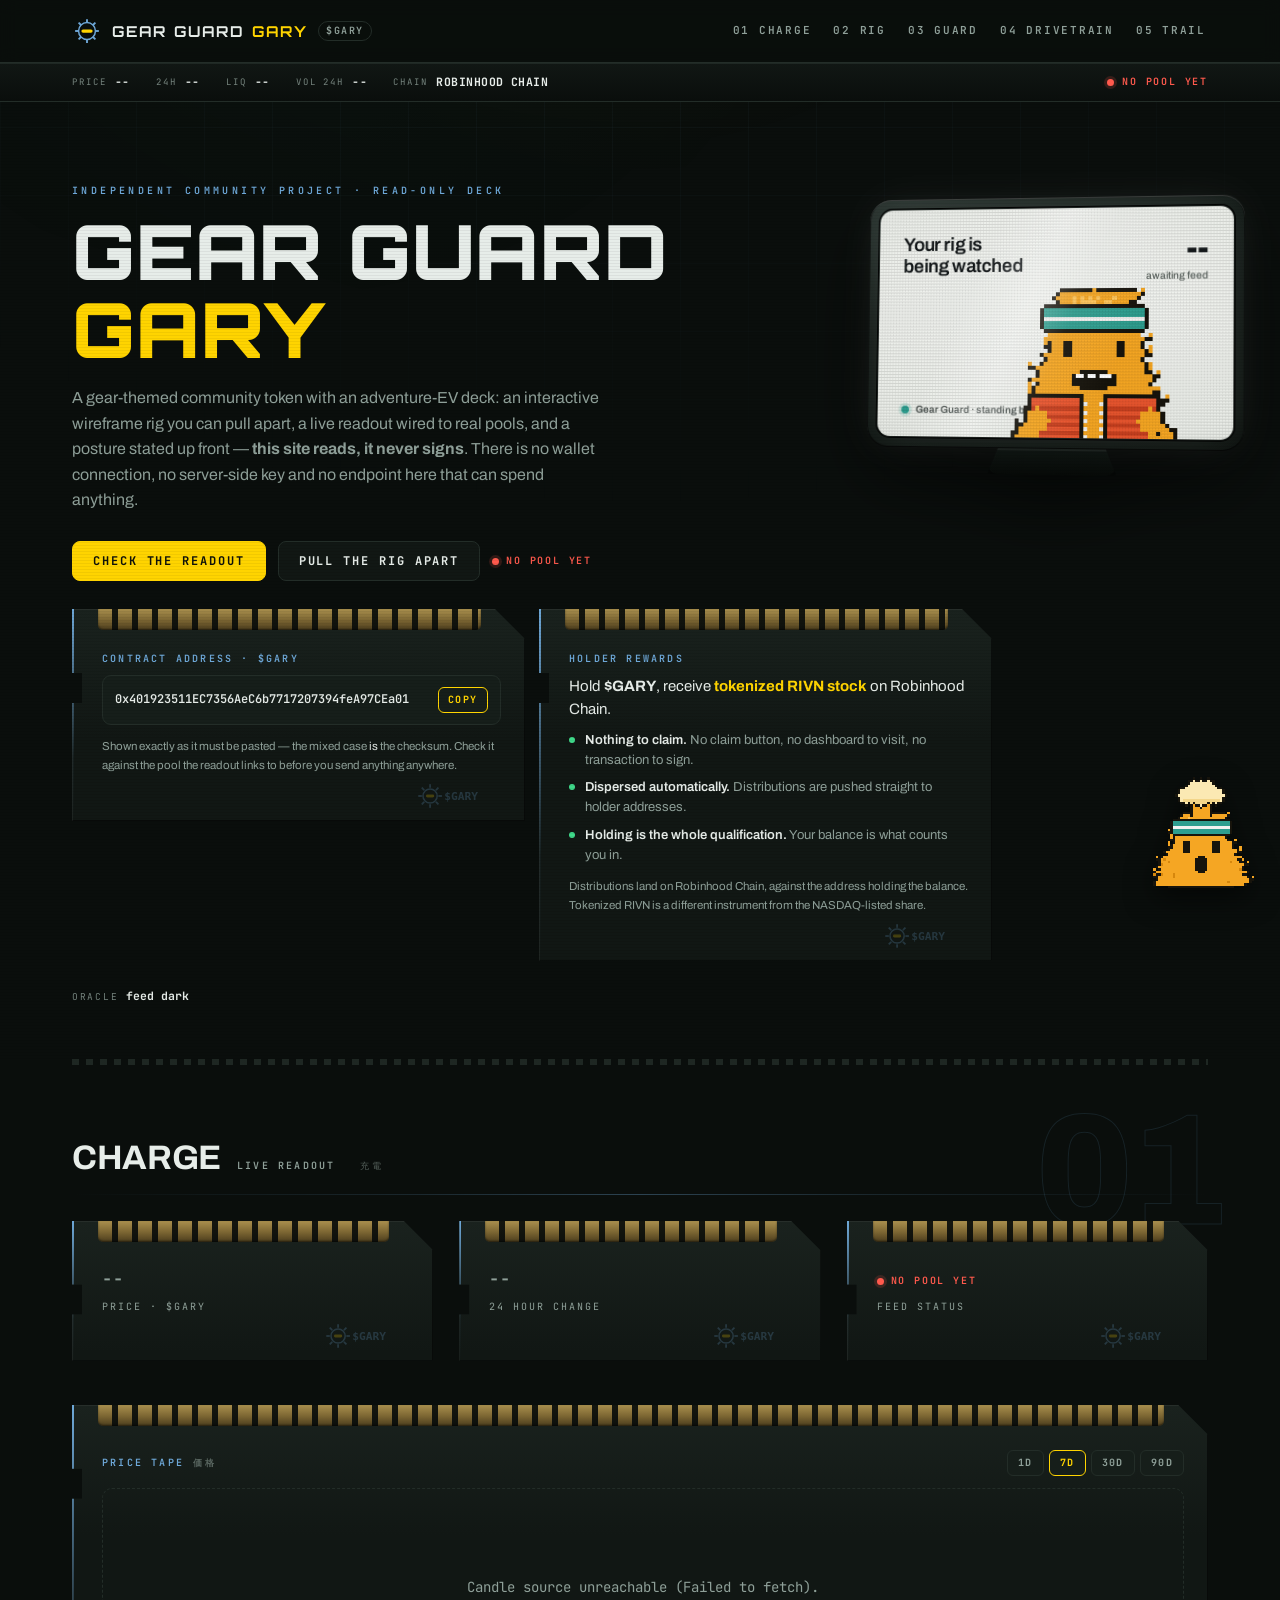
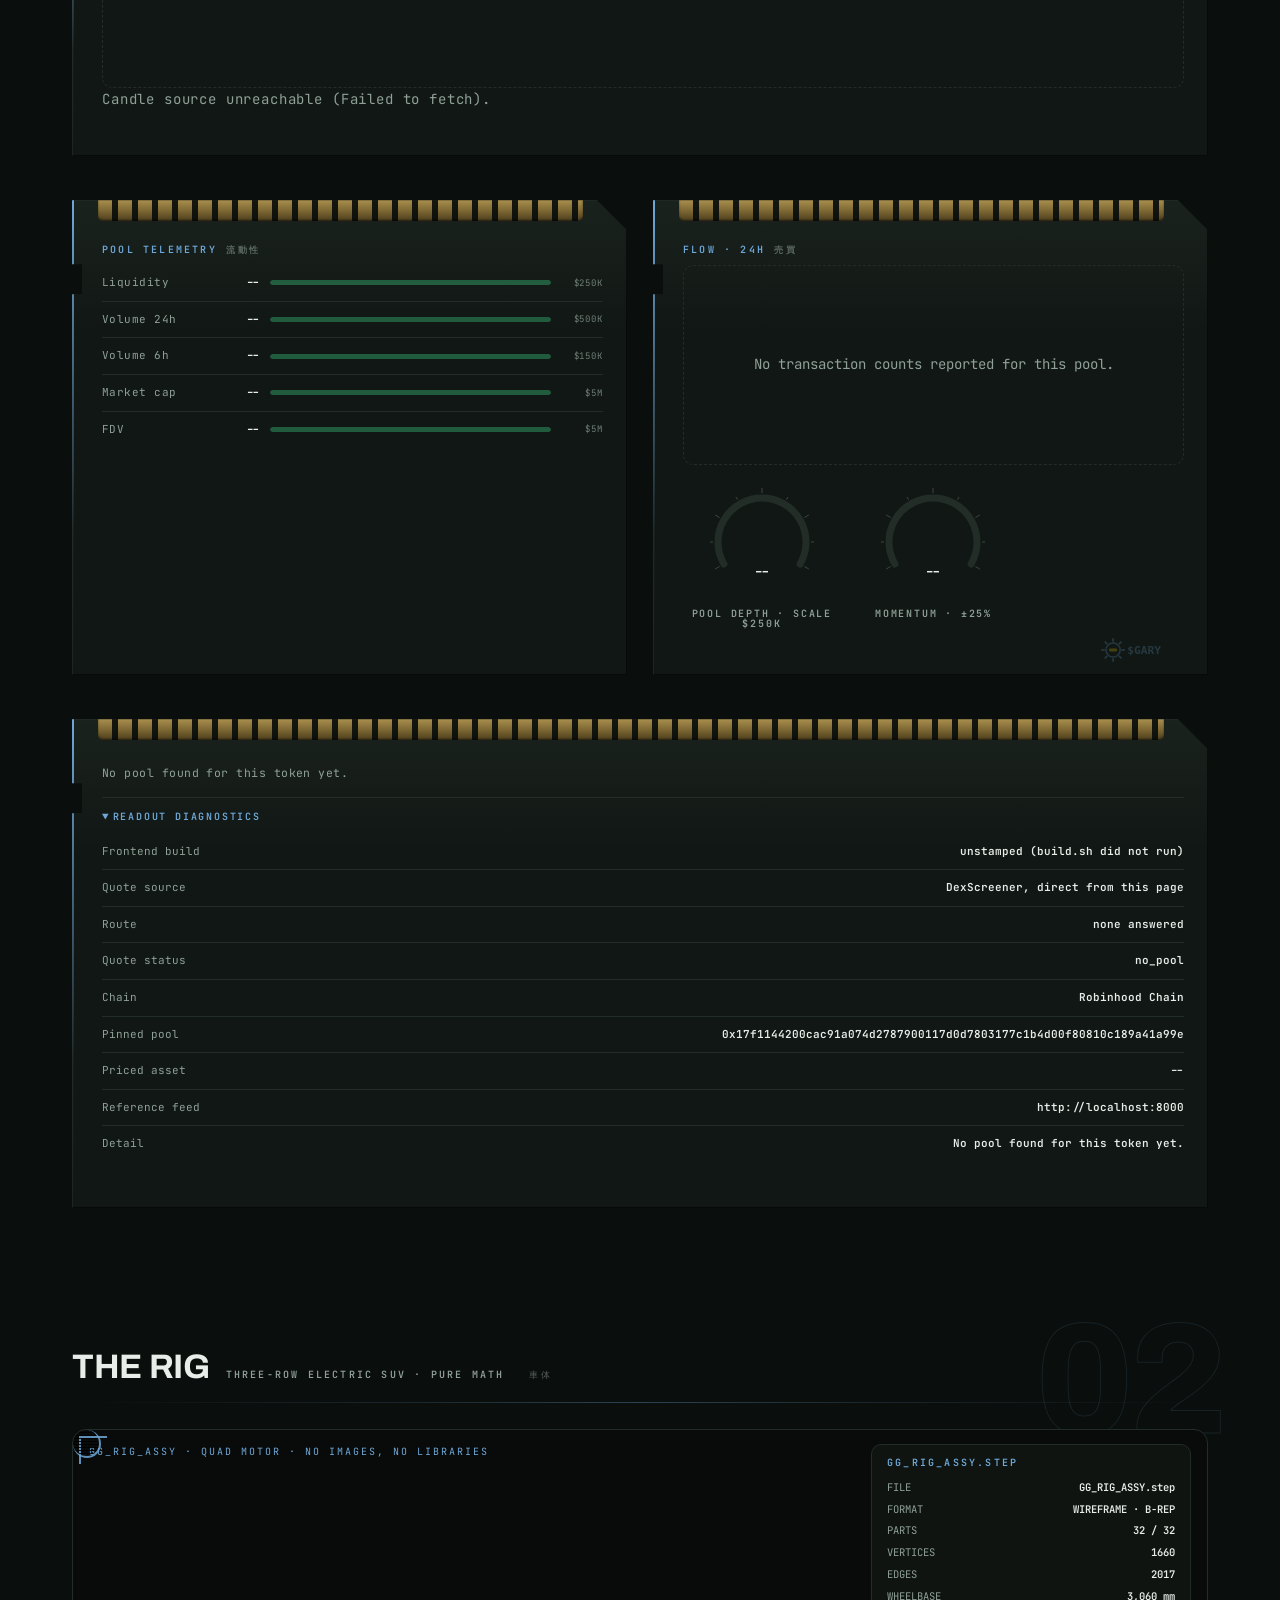
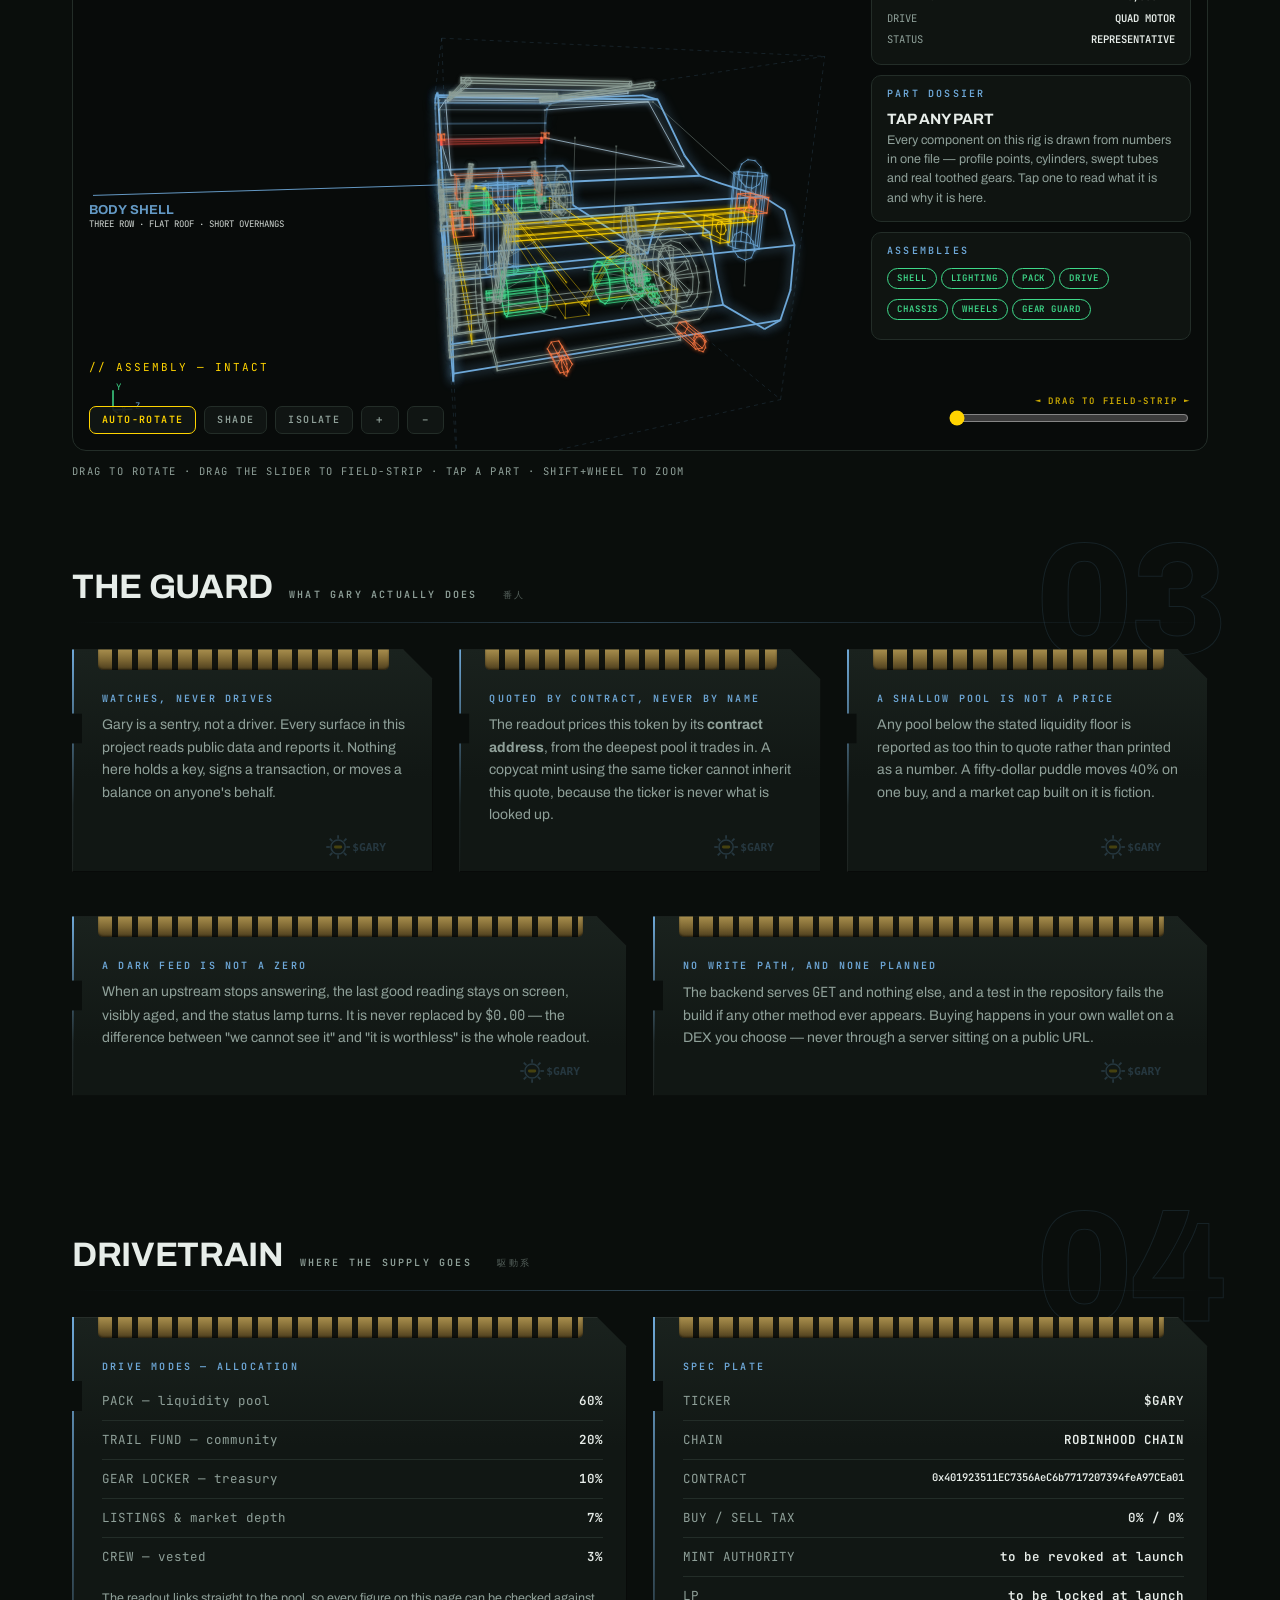
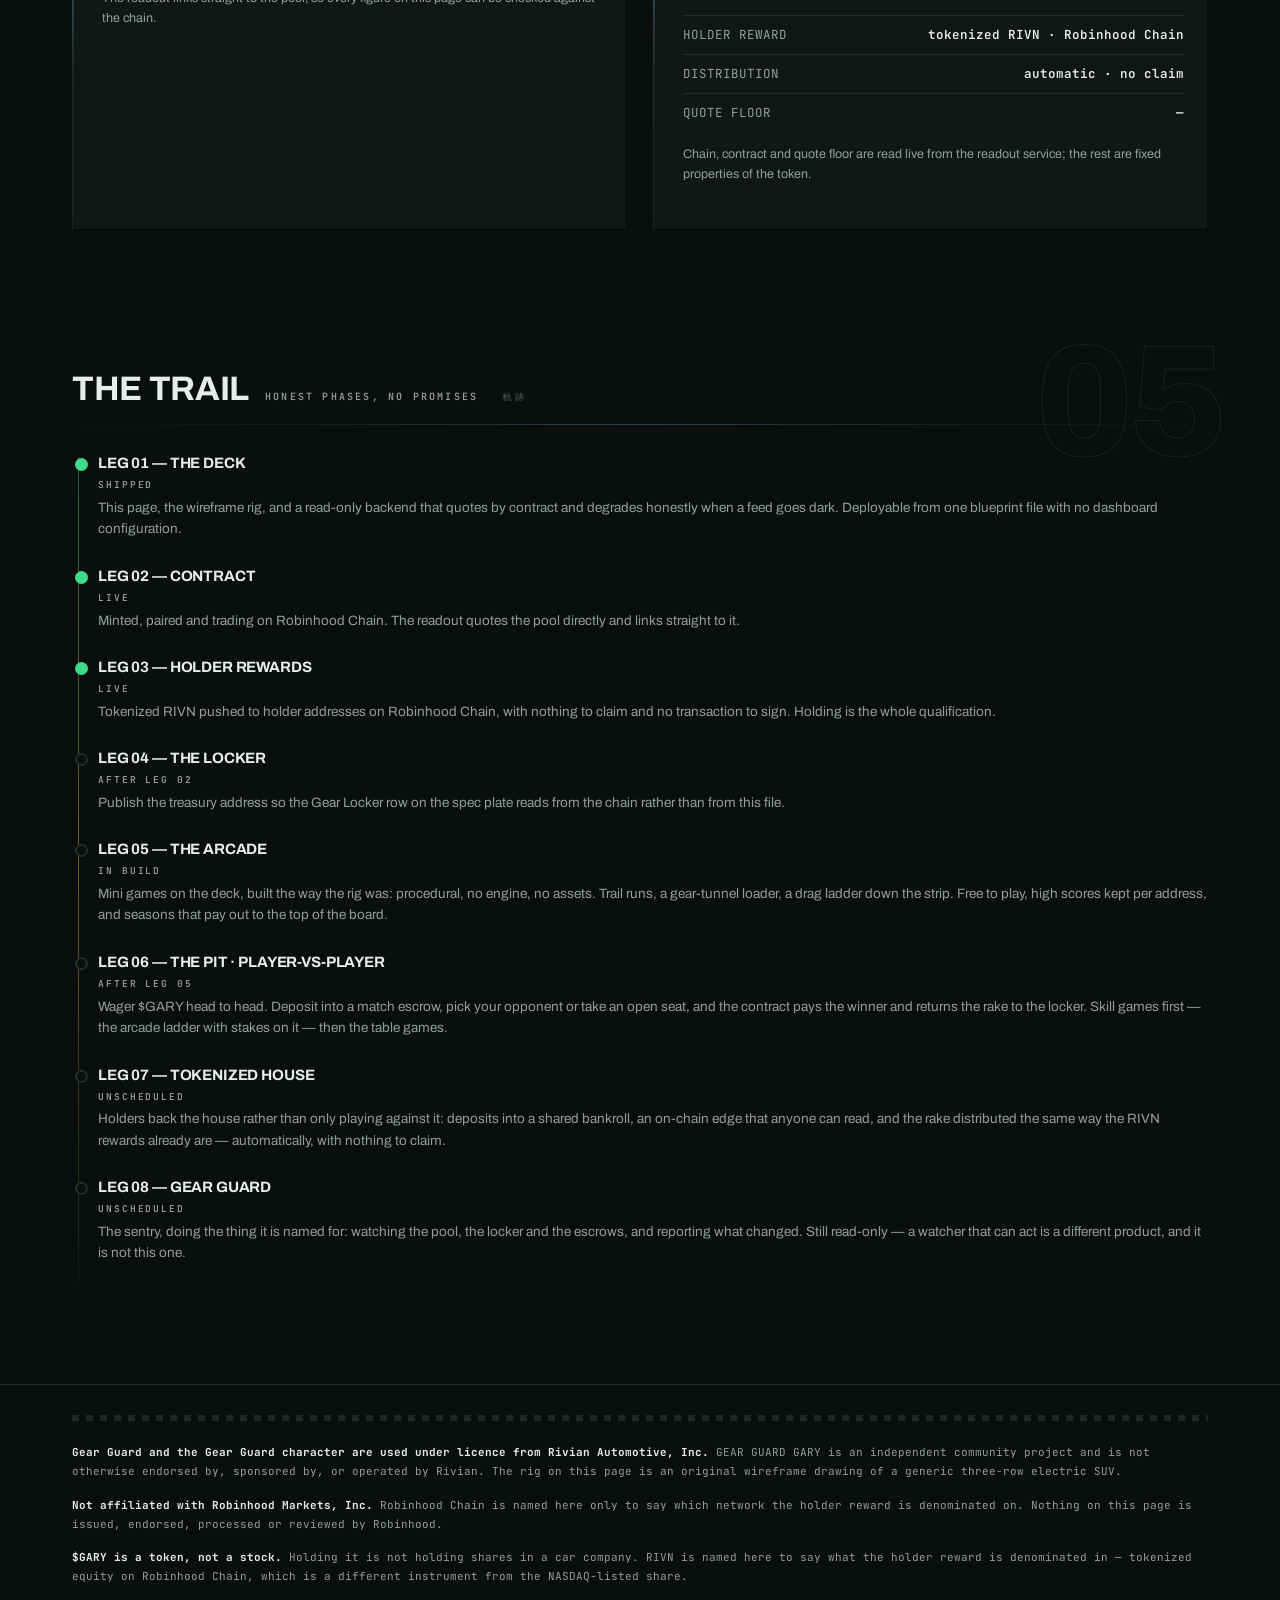
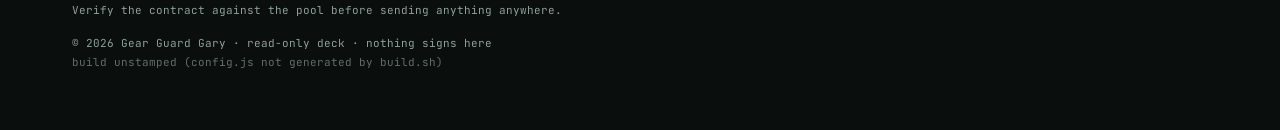
<file: site/index.html>
<!doctype html>
<html lang="en">
<head>
<meta charset="utf-8">
<meta name="viewport" content="width=device-width,initial-scale=1">
<title>GEAR GUARD GARY — $GARY</title>
<meta name="description" content="GEAR GUARD GARY ($GARY) — an independent, gear-themed community token deck. Hold $GARY, receive tokenized RIVN on Robinhood Chain. Live price tape, an interactive wireframe rig, and a stated posture: read-only, non-custodial, nothing signs here.">
<meta name="theme-color" content="#0a0e0c">
<link rel="icon" href="favicon.svg" type="image/svg+xml">
<link rel="canonical" href="https://geargaurd.tech/">

<!-- SOCIAL CARD.
     The image URL must be ABSOLUTE. Every unfurler — Slack, Discord, X,
     iMessage, LinkedIn — fetches it out of band with no page context, so a
     root-relative path resolves against nothing and the link arrives bare.
     That is the single most common way a card "works locally" and shows up
     blank in someone's timeline.

     social-card.png is rendered from social-card.html by
     scripts/gen-social-card.mjs and committed. Re-run that script after any
     change to the template, or the card silently ships a version behind. -->
<meta property="og:site_name" content="Gear Guard Gary">
<meta property="og:url" content="https://geargaurd.tech/">
<meta property="og:title" content="GEAR GUARD GARY — $GARY">
<meta property="og:description" content="Hold $GARY, receive tokenized RIVN on Robinhood Chain. Automatic, nothing to claim. Live price tape and an interactive wireframe rig.">
<meta property="og:type" content="website">
<meta property="og:image" content="https://geargaurd.tech/social-card.png">
<meta property="og:image:type" content="image/png">
<meta property="og:image:width" content="1200">
<meta property="og:image:height" content="630">
<meta property="og:image:alt" content="Gear Guard Gary — $GARY on Robinhood Chain, on an SD card with gold contacts and the Gary gear mark.">

<meta name="twitter:card" content="summary_large_image">
<meta name="twitter:url" content="https://geargaurd.tech/">
<meta name="twitter:title" content="GEAR GUARD GARY — $GARY">
<meta name="twitter:description" content="Hold $GARY, receive tokenized RIVN on Robinhood Chain. Automatic, nothing to claim.">
<meta name="twitter:image" content="https://geargaurd.tech/social-card.png">
<meta name="twitter:image:alt" content="Gear Guard Gary — $GARY on Robinhood Chain.">
<link rel="preconnect" href="https://fonts.googleapis.com">
<link rel="preconnect" href="https://fonts.gstatic.com" crossorigin>
<link href="https://fonts.googleapis.com/css2?family=Archivo:wght@400;600;700;800&family=JetBrains+Mono:wght@400;600;700&family=Orbitron:wght@700;900&display=swap" rel="stylesheet">
<link rel="stylesheet" href="assets/css/gg.css">
</head>
<body>

<!-- ===================== header ===================== -->
<header class="topnav">
  <div class="wrap">
    <a class="brand" href="#top" aria-label="Gear Guard Gary — home">
      <!-- The mark: a gear with a visor slot. Gear + guard + the light-bar
           face of the rig, in one glyph. Drawn, not licensed. -->
      <svg viewBox="0 0 48 48" aria-hidden="true">
        <g stroke="#6ea8d8" stroke-width="3" stroke-linecap="butt">
          <line x1="24" y1="5"  x2="24" y2="11" transform="rotate(0 24 24)"/>
          <line x1="24" y1="5"  x2="24" y2="11" transform="rotate(45 24 24)"/>
          <line x1="24" y1="5"  x2="24" y2="11" transform="rotate(90 24 24)"/>
          <line x1="24" y1="5"  x2="24" y2="11" transform="rotate(135 24 24)"/>
          <line x1="24" y1="5"  x2="24" y2="11" transform="rotate(180 24 24)"/>
          <line x1="24" y1="5"  x2="24" y2="11" transform="rotate(225 24 24)"/>
          <line x1="24" y1="5"  x2="24" y2="11" transform="rotate(270 24 24)"/>
          <line x1="24" y1="5"  x2="24" y2="11" transform="rotate(315 24 24)"/>
        </g>
        <circle cx="24" cy="24" r="13.5" fill="none" stroke="#6ea8d8" stroke-width="2.4"/>
        <rect x="15" y="21.4" width="18" height="5.2" rx="2.6" fill="#ffd400"/>
      </svg>
      <b>GEAR GUARD <i>GARY</i></b>
      <span class="tick">$GARY</span>
    </a>
    <nav>
      <a href="#charge">01 Charge</a>
      <a href="#rig">02 Rig</a>
      <a href="#guard">03 Guard</a>
      <a href="#drivetrain">04 Drivetrain</a>
      <a href="#trail">05 Trail</a>
    </nav>
  </div>
</header>

<!-- Telemetry strip — Mnemonic's header stat bar, carrying real values only.
     Every field here is populated from the live feed or reads "--"; a
     telemetry rail of decorative numbers is the fastest way to teach someone
     that nothing on the page means anything. -->
<div class="telemetry mono" aria-label="Live telemetry">
  <div class="wrap">
    <span><i>PRICE</i><b id="telPrice">--</b></span>
    <span><i>24H</i><b id="tel24h">--</b></span>
    <span><i>LIQ</i><b id="telLiq">--</b></span>
    <span><i>VOL 24H</i><b id="telVol">--</b></span>
    <span><i>CHAIN</i><b id="telChain">--</b></span>
    <span class="tel-lamp"><span class="lamp" data-live data-state="idle">Connecting…</span></span>
  </div>
</div>

<!-- ===================== hero ===================== -->
<section class="hero filmed" id="top">
  <div class="wrap">
    <div class="eyebrow">Independent community project · read-only deck</div>
    <h1>Gear Guard<br><em>Gary</em></h1>
    <p class="lede">
      A gear-themed community token with an adventure-EV deck: an interactive
      wireframe rig you can pull apart, a live readout wired to real pools, and
      a posture stated up front — <b>this site reads, it never signs</b>. There
      is no wallet connection, no server-side key and no endpoint here that can
      spend anything.
    </p>
    <div class="cta-row">
      <a class="btn btn-go" id="buyLink" href="#charge">Check the readout</a>
      <a class="btn" href="#rig">Pull the rig apart</a>
      <span class="lamp" data-live data-state="idle">Connecting…</span>
    </div>

    <div class="hero-panels">
      <!-- Contract address, rendered VERBATIM — mixed case and all. The casing
           IS the EIP-55 checksum, so lower-casing it to look tidier would throw
           away the one thing that catches a mistyped or swapped address. -->
      <div class="panel-lite"><div class="teeth"></div>
        <div class="panel-k">Contract address · $GARY</div>
        <button type="button" class="ca-row" id="caCopy"
                aria-label="Copy the contract address to the clipboard">
          <code id="caText">0x401923511EC7356AeC6b7717207394feA97CEa01</code>
          <span class="ca-act" id="caAct">Copy</span>
        </button>
        <p class="ca-warn" id="caWarn" hidden></p>
        <p class="panel-note">
          Shown exactly as it must be pasted — the mixed case <em>is</em> the
          checksum. Check it against the pool the readout links to before you
          send anything anywhere.
        </p>
      </div>

      <!-- Holder rewards. -->
      <div class="panel-lite"><div class="teeth"></div>
        <div class="panel-k">Holder rewards</div>
        <p class="rw-lede">
          Hold <b>$GARY</b>, receive <b class="rw-hit">tokenized RIVN stock</b>
          on Robinhood Chain.
        </p>
        <ul class="rw-list">
          <li><b>Nothing to claim.</b> No claim button, no dashboard to visit, no transaction to sign.</li>
          <li><b>Dispersed automatically.</b> Distributions are pushed straight to holder addresses.</li>
          <li><b>Holding is the whole qualification.</b> Your balance is what counts you in.</li>
        </ul>
        <p class="panel-note">
          Distributions land on Robinhood Chain, against the address holding
          the balance. Tokenized RIVN is a different instrument from the
          NASDAQ-listed share.
        </p>
      </div>
    </div>

    <!-- Context majors. Its own class rather than a borrowed `.rows`, which
         is a stacked spec list and painted an underline under every item. -->
    <!-- THE PAD. An in-dash display, drawn as a device: bezel, mount, glass
         glare, and a screen that is genuinely lit — a bright panel in a dark
         cockpit, which is the same "accents as light" rule the rest of the
         deck runs on, at object scale.

         Everything on the screen is real: the stat binds to the live market
         store, and Gary is rasterised pixel by pixel in pad.js. No image
         files, same as the rig. -->
    <div class="pad" aria-hidden="true">
      <div class="pad-shell">
        <div class="pad-screen">
          <div class="pad-ui">
            <div class="pad-head">
              <p class="pad-line">Your rig is<br>being watched</p>
              <div class="pad-stat">
                <b id="padStat">--</b>
                <span id="padStatK">24h</span>
              </div>
            </div>
            <canvas class="pad-gary" id="padGary" width="184" height="192"></canvas>
            <div class="pad-foot">
              <span class="pad-dot"></span>
              <span id="padFoot">Gear Guard · armed</span>
            </div>
          </div>
          <div class="pad-grain"></div>
          <div class="pad-glare"></div>
        </div>
      </div>
      <div class="pad-mount"></div>
    </div>

    <div class="majors mono" id="majors" aria-label="Reference market prices">
      <span class="r"><span>ORACLE</span><b>—</b></span>
    </div>
  </div>
</section>

<div class="wrap"><div class="teeth"></div></div>

<!-- ===================== 01 charge ===================== -->
<section id="charge">
  <div class="wrap">
    <span class="livery" aria-hidden="true" data-n="01">01</span>
    <div class="sec-head"><h2>Charge</h2><span class="sub">Live readout</span><em class="jp" aria-hidden="true">充電</em></div>
    <hr class="horizon">
    <div class="grid g3">
      <div class="card stat"><div class="teeth"></div>
        <div class="v dim" id="tokPrice">--</div>
        <div class="k">Price · <span id="tokPair">$--</span></div>
      </div>
      <div class="card stat"><div class="teeth"></div>
        <div class="v dim" id="tok24h">--</div>
        <div class="k">24 hour change</div>
      </div>
      <div class="card stat"><div class="teeth"></div>
        <div class="v dim"><span class="lamp" data-live data-state="idle">Connecting…</span></div>
        <div class="k">Feed status</div>
      </div>
    </div>

    <!-- The tape. Price and volume share ONE x-axis as stacked charts —
         never a dual-axis frame, which would let the two series be slid past
         each other until any story you like appears. -->
    <div class="card"><div class="teeth"></div>
      <div class="chart-head">
        <h3>Price tape<em class="jp">価格</em></h3>
        <div class="range-row mono" id="rangeRow" role="group" aria-label="Chart time range">
          <button type="button" data-range="1d">1D</button>
          <button type="button" data-range="7d" class="on">7D</button>
          <button type="button" data-range="30d">30D</button>
          <button type="button" data-range="90d">90D</button>
        </div>
      </div>
      <div class="chart-host" id="priceChart"></div>
      <p class="chart-src mono" id="chartSrc">Waiting for candles…</p>
    </div>

    <!-- Metrics. Channel rows rather than a wall of tiles: each carries its
         own meter, so magnitude is visible without reading every number. -->
    <div class="grid g2">
      <div class="card"><div class="teeth"></div>
        <h3>Pool telemetry<em class="jp">流動性</em></h3>
        <div class="chan" id="chanRows"></div>
      </div>
      <div class="card"><div class="teeth"></div>
        <h3>Flow · 24h<em class="jp">売買</em></h3>
        <div class="flow" id="flowMeter"></div>
        <div class="gauges" style="margin-top:18px">
          <div class="gauge" id="gDepth"><div class="dial"></div><div class="k">Pool depth · scale $250K</div></div>
          <div class="gauge" id="gMom"><div class="dial"></div><div class="k">Momentum · ±25%</div></div>
        </div>
      </div>
    </div>

    <div class="card"><div class="teeth"></div>
      <p class="mono" id="tokStatus" style="font-size:11.5px;letter-spacing:.04em;margin:0">
        Waiting for the readout service…
      </p>
      <p style="margin:10px 0 0"><a id="tokPairLink" class="mono" hidden href="#" rel="noopener" target="_blank" style="font-size:11px;letter-spacing:.12em;color:var(--gg-alloy)">OPEN THE POOL ON THE DEX →</a></p>

      <!-- Readout diagnostics. Opens itself whenever the feed is not live.
           A dead readout used to present as "--" everywhere with no way to
           tell a wrong pool id from an unreachable backend from a stale
           bundle — three completely different problems wearing one face.
           This names which one it is. -->
      <details class="diag" id="diag">
        <summary>Readout diagnostics</summary>
        <div class="rows" id="diagRows"></div>
      </details>
    </div>
  </div>
</section>

<!-- ===================== 02 the rig ===================== -->
<section id="rig" style="padding-bottom:0">
  <div class="wrap">
    <span class="livery" aria-hidden="true" data-n="02">02</span>
    <div class="sec-head"><h2>The Rig</h2><span class="sub">Three-row electric SUV · pure math</span><em class="jp" aria-hidden="true">車体</em></div>
    <hr class="horizon">
  </div>
  <div class="rig-stage" id="rigStage">
    <div class="rig-sticky">
      <div class="wrap">
        <div class="rig filmed bracketed">
          <canvas id="rig-wire" aria-label="Interactive wireframe electric SUV — drag to rotate, scroll to field-strip, tap a part to read its dossier"></canvas>
          <div class="rig-hud">GG_RIG_ASSY · quad motor · no images, no libraries</div>
          <div id="rigLabel">// ASSEMBLY — INTACT</div>
          <div class="rig-ctl">
            <button type="button" id="rigRot">Auto-rotate</button>
            <button type="button" id="rigShade">Shade</button>
            <button type="button" id="rigIso">Isolate</button>
            <button type="button" id="rigZi" aria-label="Zoom in">＋</button>
            <button type="button" id="rigZo" aria-label="Zoom out">－</button>
          </div>
          <span class="rig-strip-label" aria-hidden="true">◄ drag to field-strip ►</span>
          <input type="range" class="rig-strip" id="rigStrip" min="0" max="100" value="0" aria-label="Field strip the rig">
          <div class="rig-panel">
            <div class="rig-card"><h4>GG_RIG_ASSY.step</h4><div id="rigInfo"></div></div>
            <div class="rig-card"><h4>Part dossier</h4>
              <div id="rigDossier">
                <h5>Tap any part</h5>
                <p>Every component on this rig is drawn from numbers in one
                file — profile points, cylinders, swept tubes and real toothed
                gears. Tap one to read what it is and why it is here.</p>
              </div>
            </div>
            <div class="rig-card"><h4>Assemblies</h4><div id="rigGroups"></div></div>
          </div>
        </div>
        <p class="rig-note">Drag to rotate · drag the slider to field-strip · tap a part · shift+wheel to zoom</p>
      </div>
    </div>
  </div>
</section>

<!-- ===================== 03 the guard ===================== -->
<section id="guard">
  <div class="wrap">
    <span class="livery" aria-hidden="true" data-n="03">03</span>
    <div class="sec-head"><h2>The Guard</h2><span class="sub">What Gary actually does</span><em class="jp" aria-hidden="true">番人</em></div>
    <hr class="horizon">
    <div class="grid g3">
      <div class="card"><div class="teeth"></div>
        <h3>Watches, never drives</h3>
        <p>Gary is a sentry, not a driver. Every surface in this project reads
        public data and reports it. Nothing here holds a key, signs a
        transaction, or moves a balance on anyone's behalf.</p>
      </div>
      <div class="card"><div class="teeth"></div>
        <h3>Quoted by contract, never by name</h3>
        <p>The readout prices this token by its <b>contract address</b>, from
        the deepest pool it trades in. A copycat mint using the same ticker
        cannot inherit this quote, because the ticker is never what is looked
        up.</p>
      </div>
      <div class="card"><div class="teeth"></div>
        <h3>A shallow pool is not a price</h3>
        <p>Any pool below the stated liquidity floor is reported as too thin to
        quote rather than printed as a number. A fifty-dollar puddle moves 40%
        on one buy, and a market cap built on it is fiction.</p>
      </div>
    </div>
    <div class="grid g2">
      <div class="card"><div class="teeth"></div>
        <h3>A dark feed is not a zero</h3>
        <p>When an upstream stops answering, the last good reading stays on
        screen, visibly aged, and the status lamp turns. It is never replaced
        by <span class="mono">$0.00</span> — the difference between "we cannot
        see it" and "it is worthless" is the whole readout.</p>
      </div>
      <div class="card"><div class="teeth"></div>
        <h3>No write path, and none planned</h3>
        <p>The backend serves <span class="mono">GET</span> and nothing else,
        and a test in the repository fails the build if any other method ever
        appears. Buying happens in your own wallet on a DEX you choose — never
        through a server sitting on a public URL.</p>
      </div>
    </div>
  </div>
</section>

<!-- ===================== 04 drivetrain ===================== -->
<section id="drivetrain">
  <div class="wrap">
    <span class="livery" aria-hidden="true" data-n="04">04</span>
    <div class="sec-head"><h2>Drivetrain</h2><span class="sub">Where the supply goes</span><em class="jp" aria-hidden="true">駆動系</em></div>
    <hr class="horizon">
    <div class="grid g2">
      <div class="card"><div class="teeth"></div>
        <h3>Drive modes — allocation</h3>
        <div class="rows">
          <div class="r"><span>PACK — liquidity pool</span><b>60%</b></div>
          <div class="r"><span>TRAIL FUND — community</span><b>20%</b></div>
          <div class="r"><span>GEAR LOCKER — treasury</span><b>10%</b></div>
          <div class="r"><span>LISTINGS &amp; market depth</span><b>7%</b></div>
          <div class="r"><span>CREW — vested</span><b>3%</b></div>
        </div>
        <p style="margin-top:12px;font-size:12.5px">
          The readout links straight to the pool, so every figure on this page
          can be checked against the chain.
        </p>
      </div>
      <div class="card"><div class="teeth"></div>
        <h3>Spec plate</h3>
        <div class="rows">
          <div class="r"><span>TICKER</span><b>$GARY</b></div>
          <div class="r"><span>CHAIN</span><b id="tokChainRow">—</b></div>
          <div class="r"><span>CONTRACT</span><b id="tokContract" style="word-break:break-all;font-size:10.5px">not set</b></div>
          <div class="r"><span>BUY / SELL TAX</span><b>0% / 0%</b></div>
          <div class="r"><span>MINT AUTHORITY</span><b>to be revoked at launch</b></div>
          <div class="r"><span>LP</span><b>to be locked at launch</b></div>
          <div class="r"><span>HOLDER REWARD</span><b>tokenized RIVN · Robinhood Chain</b></div>
          <div class="r"><span>DISTRIBUTION</span><b>automatic · no claim</b></div>
          <div class="r"><span>QUOTE FLOOR</span><b id="tokFloor">—</b></div>
        </div>
        <p style="margin-top:12px;font-size:12.5px">
          Chain, contract and quote floor are read live from the readout
          service; the rest are fixed properties of the token.
        </p>
      </div>
    </div>
  </div>
</section>

<!-- ===================== 05 trail ===================== -->
<section id="trail">
  <div class="wrap">
    <span class="livery" aria-hidden="true" data-n="05">05</span>
    <div class="sec-head"><h2>The Trail</h2><span class="sub">Honest phases, no promises</span><em class="jp" aria-hidden="true">軌跡</em></div>
    <hr class="horizon">
    <div class="trail">
      <div class="leg" data-state="done">
        <h4>Leg 01 — The deck</h4>
        <div class="when">Shipped</div>
        <p>This page, the wireframe rig, and a read-only backend that quotes by
        contract and degrades honestly when a feed goes dark. Deployable from
        one blueprint file with no dashboard configuration.</p>
      </div>
      <div class="leg" data-state="done">
        <h4>Leg 02 — Contract</h4>
        <div class="when">Live</div>
        <p>Minted, paired and trading on Robinhood Chain. The readout quotes
        the pool directly and links straight to it.</p>
      </div>
      <div class="leg" data-state="done">
        <h4>Leg 03 — Holder rewards</h4>
        <div class="when">Live</div>
        <p>Tokenized RIVN pushed to holder addresses on Robinhood Chain, with
        nothing to claim and no transaction to sign. Holding is the whole
        qualification.</p>
      </div>
      <div class="leg">
        <h4>Leg 04 — The locker</h4>
        <div class="when">After leg 02</div>
        <p>Publish the treasury address so the Gear Locker row on the spec plate
        reads from the chain rather than from this file.</p>
      </div>
      <div class="leg">
        <h4>Leg 05 — The arcade</h4>
        <div class="when">In build</div>
        <p>Mini games on the deck, built the way the rig was: procedural,
        no engine, no assets. Trail runs, a gear-tunnel loader, a drag ladder
        down the strip. Free to play, high scores kept per address, and
        seasons that pay out to the top of the board.</p>
      </div>
      <div class="leg">
        <h4>Leg 06 — The pit · player-vs-player</h4>
        <div class="when">After leg 05</div>
        <p>Wager $GARY head to head. Deposit into a match escrow, pick your
        opponent or take an open seat, and the contract pays the winner and
        returns the rake to the locker. Skill games first — the arcade
        ladder with stakes on it — then the table games.</p>
      </div>
      <div class="leg">
        <h4>Leg 07 — Tokenized house</h4>
        <div class="when">Unscheduled</div>
        <p>Holders back the house rather than only playing against it:
        deposits into a shared bankroll, an on-chain edge that anyone can
        read, and the rake distributed the same way the RIVN rewards already
        are — automatically, with nothing to claim.</p>
      </div>
      <div class="leg">
        <h4>Leg 08 — Gear Guard</h4>
        <div class="when">Unscheduled</div>
        <p>The sentry, doing the thing it is named for: watching the pool, the
        locker and the escrows, and reporting what changed. Still read-only —
        a watcher that can act is a different product, and it is not this one.</p>
      </div>
    </div>
  </div>
</section>

<!-- MIND-BLOWN GARY, fixed in the lower-right corner. Procedurally animated
     in corner.js: a particle burst off the crown that fires on a timer AND
     the instant the live store reports a new quote. The bubble carries the
     real 24h change or nothing. The whole thing is a link to the readout. -->
<a class="corner" href="#charge" aria-label="Gary reacting to the 24-hour move — jump to the live readout">
  <span class="corner-bubble" id="cornerBubble" hidden></span>
  <canvas id="cornerGary" width="208" height="224" aria-hidden="true"></canvas>
</a>

<!-- ===================== footer ===================== -->
<footer>
  <div class="wrap">
    <div class="teeth" style="margin-bottom:22px"></div>
    <div class="cols">
      <div class="disclaimer">
        <p><b>Gear Guard and the Gear Guard character are used under licence
        from Rivian Automotive, Inc.</b> GEAR GUARD GARY is an independent
        community project and is not otherwise endorsed by, sponsored by, or
        operated by Rivian. The rig on this page is an original wireframe
        drawing of a generic three-row electric SUV.</p>
        <p><b>Not affiliated with Robinhood Markets, Inc.</b> Robinhood Chain is
        named here only to say which network the holder reward is denominated
        on. Nothing on this page is issued, endorsed, processed or reviewed by
        Robinhood.</p>
        <p><b>$GARY is a token, not a stock.</b> Holding it is not holding
        shares in a car company. RIVN is named here to say what the holder
        reward is denominated in — tokenized equity on Robinhood Chain, which
        is a different instrument from the NASDAQ-listed share.</p>
        <p>Verify the contract against the pool before sending anything
        anywhere.</p>
        <p style="color:var(--gg-muted)">© <span id="yr">2026</span> Gear Guard Gary · read-only deck · nothing signs here<br>
        <span id="buildStamp" style="opacity:.65">build —</span></p>
      </div>
    </div>
  </div>
</footer>

<script src="config.js"></script>
<!-- coin.js first: it declares the token's facts and starts the market
     store that everything else reads. The quote comes straight from
     DexScreener in the browser — no backend in the critical path. -->
<script src="assets/js/coin.js" defer></script>
<script src="assets/js/enhance.js" defer></script>
<script src="assets/js/charts.js" defer></script>
<script src="assets/js/gary.js" defer></script>
<!-- pixel.js is the shared rasteriser; pad.js and corner.js both draw the
     same character on it, so it must register GGPX before either runs. -->
<script src="assets/js/pixel.js" defer></script>
<script src="assets/js/pad.js" defer></script>
<script src="assets/js/corner.js" defer></script>
<!-- token.js last: it calls into GG.gauge (enhance) and GG.priceChart
     (charts), so both must have registered on window.GG first. defer keeps
     them in document order. -->
<script src="assets/js/token.js" defer></script>
</body>
</html>
</file>
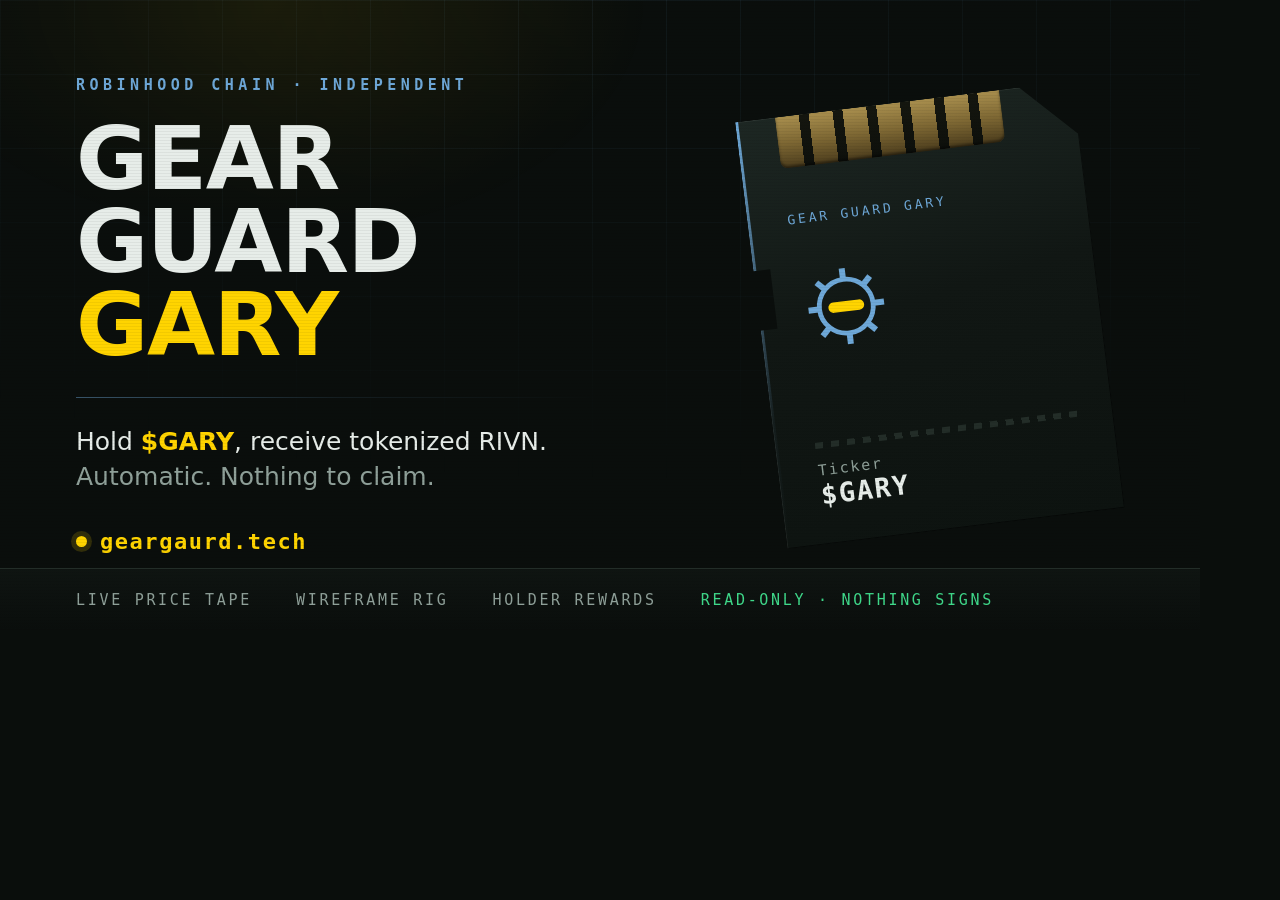
<file: site/social-card.html>
<!doctype html>
<html lang="en">
<head>
<meta charset="utf-8">
<title>GEAR GUARD GARY — social card template</title>
<!--
  The 1200x630 Open Graph card, rendered to social-card.png by
  scripts/gen-social-card.mjs.

  SELF-CONTAINED ON PURPOSE. No webfont link, no external CSS, no image
  files: the renderer must produce byte-identical output on any machine and
  with no network. A card that silently falls back to Times because a font
  CDN was slow is a card nobody notices is broken until it is already in
  someone's timeline.

  It is a real HTML file rather than a hand-drawn PNG so the card can be
  re-rendered from the same tokens the site uses — change the palette in
  gg.css and this follows, instead of drifting a version behind forever.
-->
<style>
  :root {
    --void: #0a0e0c;
    --panel: #111714;
    --panel-2: #161e1a;
    --line: #232d28;
    --ink: #e7ede9;
    --muted: #8fa099;
    --compass: #ffd400;
    --charge: #3fd98a;
    --alloy: #6ea8d8;
    --gold-hi: #a98f4e;
    --gold: #7d6733;
    --gold-lo: #4c3d1d;
    --mono: ui-monospace, 'DejaVu Sans Mono', 'Liberation Mono', monospace;
    /* No Orbitron here: it is a webfont and this file must render offline.
       The brand is carried by the MARK and the card shape instead, which
       survive any font substitution. */
    --display: 'Archivo', 'DejaVu Sans', 'Liberation Sans', Arial, sans-serif;
  }
  * { box-sizing: border-box; margin: 0; padding: 0; }
  html, body { width: 1200px; height: 630px; }
  body {
    position: relative; overflow: hidden;
    background: var(--void); color: var(--ink);
    font-family: var(--display);
    display: flex; align-items: center;
  }
  /* The deck's own hero backdrop: two colour washes over a HUD survey grid,
     masked away from the copy so it never fights the wordmark. */
  .bg {
    position: absolute; inset: 0; pointer-events: none;
    background:
      radial-gradient(52% 62% at 22% 0%, rgba(255, 212, 0, .10) 0%, transparent 62%),
      radial-gradient(60% 55% at 78% 100%, rgba(63, 217, 138, .07) 0%, transparent 62%),
      repeating-linear-gradient(90deg, rgba(110, 168, 216, .07) 0 1px, transparent 1px 74px),
      repeating-linear-gradient(180deg, rgba(110, 168, 216, .07) 0 1px, transparent 1px 74px);
    -webkit-mask-image: radial-gradient(120% 100% at 50% 0%, #000 0%, transparent 78%);
  }
  .scan {
    position: absolute; inset: 0; pointer-events: none; opacity: .05;
    background: repeating-linear-gradient(180deg, transparent 0 2px, #000 2px 3px);
  }

  .left { position: relative; padding: 0 0 0 76px; width: 660px; }
  .eyebrow {
    font-family: var(--mono); font-size: 15px; font-weight: 700;
    letter-spacing: .30em; text-transform: uppercase; color: var(--alloy);
    margin-bottom: 24px;
  }
  h1 {
    font-size: 88px; line-height: .94; font-weight: 800;
    letter-spacing: -.015em; text-transform: uppercase;
  }
  h1 em { font-style: normal; color: var(--compass); }
  .rule {
    height: 1px; margin: 30px 0 26px; width: 520px;
    background: linear-gradient(90deg, rgba(110,168,216,.45), rgba(110,168,216,.10), transparent);
  }
  .lede { font-size: 25px; line-height: 1.42; color: var(--ink); max-width: 560px; }
  .lede b { color: var(--compass); font-weight: 700; }
  .lede span { color: var(--muted); }
  .url {
    margin-top: 34px; display: inline-flex; align-items: center; gap: 13px;
    font-family: var(--mono); font-size: 22px; font-weight: 700;
    letter-spacing: .07em; color: var(--compass);
  }
  .url i {
    width: 11px; height: 11px; border-radius: 50%; background: var(--compass);
    box-shadow: 0 0 0 5px rgba(255, 212, 0, .16); font-style: normal;
  }

  /* ---- the card object ---- */
  .right { position: relative; flex: 1; display: flex; justify-content: center; }
  .sd {
    position: relative; width: 340px; height: 430px;
    background: linear-gradient(170deg, #1d2723 0%, var(--panel) 46%, #0d1310 100%);
    box-shadow:
      inset 1px 1px 0 rgba(255,255,255,.07),
      inset -1px -1px 0 rgba(0,0,0,.6),
      0 28px 60px rgba(0,0,0,.55);
    transform: rotate(-7deg);
    /* Same geometry as the panes on the site: chamfered corner, and the
       write-protect notch walking back up the left edge. */
    clip-path: polygon(
      0 0, calc(100% - 54px) 0, 100% 54px, 100% 100%, 0 100%,
      0 210px, 17px 210px, 17px 150px, 0 150px
    );
  }
  .sd .bar {
    position: absolute; left: 0; top: 0; bottom: 0; width: 3px;
    background: linear-gradient(180deg, var(--alloy), rgba(110,168,216,.05) 70%, transparent);
  }
  .sd .contacts {
    position: absolute; top: 0; left: 40px; right: 74px; height: 52px;
    border-radius: 0 0 8px 8px;
    box-shadow: inset 0 -2px 3px rgba(0,0,0,.5);
    background-image:
      repeating-linear-gradient(90deg, transparent 0 24px, rgba(8,12,10,.92) 24px 34px),
      linear-gradient(180deg, var(--gold-hi) 0%, var(--gold) 52%, var(--gold-lo) 100%);
  }
  .sd .label {
    position: absolute; left: 40px; right: 30px; top: 96px;
    font-family: var(--mono); font-size: 13px; letter-spacing: .22em;
    text-transform: uppercase; color: var(--alloy);
  }
  .sd .mark { position: absolute; left: 40px; top: 148px; }
  .sd .chip {
    position: absolute; left: 40px; right: 30px; bottom: 34px;
    font-family: var(--mono); font-size: 15px; letter-spacing: .12em; color: var(--muted);
  }
  .sd .chip b { display: block; color: var(--ink); font-size: 27px; letter-spacing: .06em; }
  .sd .teeth {
    position: absolute; left: 40px; right: 30px; bottom: 96px; height: 6px;
    background: repeating-linear-gradient(90deg, var(--line) 0 8px, transparent 8px 16px);
  }

  /* ---- footer telemetry rail ---- */
  .rail {
    position: absolute; left: 0; right: 0; bottom: 0; height: 62px;
    border-top: 1px solid var(--line);
    background: linear-gradient(180deg, rgba(17,23,20,.7), rgba(10,14,12,.95));
    display: flex; align-items: center; gap: 44px; padding: 0 76px;
    font-family: var(--mono); font-size: 15px; letter-spacing: .18em;
    text-transform: uppercase; color: var(--muted);
  }
  .rail b { color: var(--ink); font-weight: 700; letter-spacing: .1em; }
  .rail .go { color: var(--charge); }
</style>
</head>
<body>
  <div class="bg"></div>

  <div class="left">
    <div class="eyebrow">Robinhood Chain · Independent</div>
    <h1>Gear Guard<br><em>Gary</em></h1>
    <div class="rule"></div>
    <p class="lede">
      Hold <b>$GARY</b>, receive tokenized RIVN.<br>
      <span>Automatic. Nothing to claim.</span>
    </p>
    <div class="url"><i></i>geargaurd.tech</div>
  </div>

  <div class="right">
    <div class="sd">
      <div class="bar"></div>
      <div class="contacts"></div>
      <div class="label">Gear Guard Gary</div>
      <div class="mark">
        <svg width="96" height="96" viewBox="0 0 48 48" aria-hidden="true">
          <g stroke="#6ea8d8" stroke-width="3">
            <line x1="24" y1="5" x2="24" y2="11"/>
            <line x1="24" y1="5" x2="24" y2="11" transform="rotate(45 24 24)"/>
            <line x1="24" y1="5" x2="24" y2="11" transform="rotate(90 24 24)"/>
            <line x1="24" y1="5" x2="24" y2="11" transform="rotate(135 24 24)"/>
            <line x1="24" y1="5" x2="24" y2="11" transform="rotate(180 24 24)"/>
            <line x1="24" y1="5" x2="24" y2="11" transform="rotate(225 24 24)"/>
            <line x1="24" y1="5" x2="24" y2="11" transform="rotate(270 24 24)"/>
            <line x1="24" y1="5" x2="24" y2="11" transform="rotate(315 24 24)"/>
          </g>
          <circle cx="24" cy="24" r="13.5" fill="none" stroke="#6ea8d8" stroke-width="2.4"/>
          <rect x="15" y="21.4" width="18" height="5.2" rx="2.6" fill="#ffd400"/>
        </svg>
      </div>
      <div class="teeth"></div>
      <div class="chip">Ticker<b>$GARY</b></div>
    </div>
  </div>

  <div class="rail">
    <span>Live price tape</span>
    <span>Wireframe rig</span>
    <span>Holder rewards</span>
    <span class="go">Read-only · nothing signs</span>
  </div>

  <div class="scan"></div>
</body>
</html>
</file>
<file: site/assets/css/gg.css>
/* =============================================================================
 * gg.css — GEAR GUARD GARY ($RIVN) deck theme.
 *
 * Two lineages, deliberately fused — the same method the station's own decks
 * use, retuned for an electric-adventure brand instead of a speed shop:
 *
 *   XAT RACING "Night Shift at the Speed Shop" -> the DISCIPLINE. Near-black
 *     surfaces; accents used as LIGHT, not paint; ONE go-color spent only on
 *     "go" moments; faint oversized numbers behind section heads that FILL
 *     bottom-up as the section scrolls through; a recurring horizon streak;
 *     mono for anything that smells like a spec sheet.
 *   RIVIAN-ADJACENT ADVENTURE-EV -> the SUBJECT. Compass yellow as the single
 *     signal color, charge green as the battery light, a cool structural blue
 *     standing in for brushed alloy, and gear teeth where the racing lineage
 *     used venetian slats.
 *
 * Three translations from the XAT original, made on purpose:
 *
 *  1. THE TANK BECAME A BATTERY. XAT's ghost livery numbers fill with a fuel
 *     ramp (racing neon -> chrome blue). Here the same bottom-up fill is a
 *     STATE OF CHARGE: charge green at the bottom, compass yellow at the top,
 *     because an EV's number that fills is a battery, not a fuel tank.
 *  2. THE TYPE IS UPRIGHT, NOT ITALIC. XAT's shear echoes a logo built on a
 *     -14deg skew. Nothing here is skewed, so an italic livery number would be
 *     borrowed attitude. The line-height: 1.3 note below still applies and is
 *     the reason the fill reaches the cap tops.
 *  3. SLATS BECAME GEAR TEETH. Same idea (one procedural band pattern used as
 *     the brand's texture), different tooling.
 *
 * ONE GO COLOR RULE: --gg-compass is live status, the primary CTA, and a
 * charged battery. It is never chrome, never a border for decoration, never a
 * hover tint. Scarcity is the whole point — spend it and the page goes flat.
 * ===========================================================================*/

:root {
  /* surfaces — near-black with a graphite-green cast, not pure neutral */
  --gg-void: #0a0e0c;
  --gg-panel: #111714;
  --gg-panel-2: #161e1a;
  --gg-line: #232d28;
  --gg-ink: #e7ede9;
  --gg-muted: #8fa099;      /* 5.9:1 on --gg-void — passes AA as body text */

  /* light, not paint */
  --gg-compass: #ffd400;    /* THE go color: live, CTA, full charge */
  --gg-charge: #3fd98a;     /* battery light, gains, drive units */
  --gg-alloy: #6ea8d8;      /* cool structural light — brushed metal stand-in */
  --gg-signal: #ff7a45;     /* Gear Guard only: sentry, alerts, the mascot */
  --gg-danger: #ff5a4d;

  --gg-display: 'Archivo', 'Helvetica Neue', Arial, sans-serif;
  --gg-mono: 'JetBrains Mono', ui-monospace, 'Cascadia Mono', Consolas, monospace;
  /* Mnemonic's display face, spent ONLY on the wordmark and the hero. Used
   * any wider it turns every heading into signage and the page stops having
   * a hierarchy. Real fallbacks, so a blocked font swap degrades to a stack
   * with the same proportions rather than to Times. */
  --gg-hud: 'Orbitron', 'Archivo', 'Helvetica Neue', Arial, sans-serif;
}

* { box-sizing: border-box; }
@media (prefers-reduced-motion: no-preference) { html { scroll-behavior: smooth; } }

body {
  margin: 0;
  background: var(--gg-void);
  color: var(--gg-ink);
  font: 15px/1.6 var(--gg-display);
  overflow-x: hidden;        /* decorative absolutes must never widen the page */
  -webkit-font-smoothing: antialiased;
}
a { color: inherit; text-decoration: none; }
img, svg, canvas { display: block; max-width: 100%; }
h1, h2, h3, h4 { margin: 0; font-weight: 700; letter-spacing: -.01em; }
p { margin: 0 0 14px; }

.wrap { max-width: 1180px; margin: 0 auto; padding: 0 22px; }
.mono { font-family: var(--gg-mono); }

/* ===========================================================================
 * THE FUSION LAYER — three lineages, one surface.
 *
 * XAT RACING          the discipline: one go-colour, near-black surfaces,
 *                     accents as light, filling livery numbers, the horizon
 *                     streak, mono for spec sheets. (Throughout this file.)
 * MNEMONIC 2047       the chrome: corner brackets, a scanline film that
 *  (hoffman-tactical)  FLICKERS rather than sitting still, a pulsing status
 *                     lamp, an Orbitron display face, a telemetry strip.
 * MANGOMATRIX LIVE    the instrument panel: everything mono, a faint glow on
 *  (dragonfruit-drive) values that are actually live, compact channel rows
 *                     with their own meters, and a JP micro-subtitle.
 *
 * The rule that keeps the fusion from becoming soup: each lineage owns a
 * different LAYER. XAT owns the surface and the colour budget, Mnemonic owns
 * the frame around content, MangoMatrix owns the readouts inside it. When
 * two of them want the same element, the surface rule wins — that is what
 * stops a HUD from turning into a gamer dashboard.
 * ======================================================================== */

/* Scanline film with a flicker. A static scanline overlay reads as a texture;
 * one that stutters on a slow, irregular cycle reads as a live display. Six
 * frames on a 7s loop is enough — any faster and it is a strobe. */
.filmed { position: relative; }
.filmed::after {
  content: ""; position: absolute; inset: 0; pointer-events: none; z-index: 2;
  opacity: .05; border-radius: inherit;
  background: repeating-linear-gradient(180deg, transparent 0 2px, #000 2px 3px);
  animation: ggFlicker 7s steps(3) infinite;
}
@keyframes ggFlicker { 0%, 94% { opacity: .05 } 96% { opacity: .11 } 98% { opacity: .03 } }
@media (prefers-reduced-motion: reduce) { .filmed::after { animation: none } }

/* Corner brackets — Mnemonic's frame, scoped to a card instead of the
 * viewport. Drawn with two gradients rather than four elements so any box can
 * wear them without extra markup. */
.bracketed { position: relative; }
.bracketed::before, .bracketed::after {
  content: ""; position: absolute; width: 26px; height: 26px; pointer-events: none;
  border: 2px solid var(--gg-alloy); opacity: .85; z-index: 3;
}
.bracketed::before { top: 6px; left: 6px; border-right: 0; border-bottom: 0; }
.bracketed::after { bottom: 6px; right: 6px; border-left: 0; border-top: 0; }
/* Cards never wear brackets: their pseudo-element slots are spent on the edge
 * bar, and a card already carries this lineage through its own shape. Only
 * full-bleed surfaces (the rig) get brackets. */
.card.bracketed::before {
  content: ""; left: 0; top: 0; bottom: 0; width: 2px; height: auto; border: 0;
  background: linear-gradient(180deg, var(--gg-alloy), rgba(110, 168, 216, .05) 70%, transparent);
  opacity: 1;
}
.card.bracketed::after { content: none; }

/* Hero panels share the SD-card shape — see the SD-card pane block below,
 * which styles `.card, .panel-lite` together so the two can never drift. */

/* The JP micro-subtitle. Both lineages independently reached for this (XAT's
 * parts-box subtitles, MangoMatrix's コードでビート), which is why it earns a
 * place here. Decorative only — aria-hidden at the markup level, never
 * carrying meaning a reader needs. */
.jp {
  font-style: normal; font-size: 9px; letter-spacing: .3em;
  color: var(--gg-muted); opacity: .55; margin-left: 9px;
}

/* A value that is genuinely live gets a faint glow — MangoMatrix's lit
 * editor text. Reserved for live-feed numbers so the glow MEANS something;
 * spend it on static copy and it stops reading as "this is moving". */
.lit { text-shadow: 0 0 12px currentColor; }

/* ---------- gear-tooth band ------------------------------------------------
 * The brand's texture, generated rather than drawn: one repeating gradient,
 * reused as section dividers, panel edges and skeleton states. (XAT's slats,
 * re-cut as gear teeth.) */
.teeth {
  height: 6px;
  background: repeating-linear-gradient(90deg,
    var(--gg-line) 0 7px, transparent 7px 14px);
  opacity: .8;
}

/* ---------- horizon streak — the recurring motif -------------------------- */
.horizon {
  height: 1px; border: 0; margin: 0;
  background: linear-gradient(90deg, transparent,
    rgba(110, 168, 216, .16) 30%, rgba(110, 168, 216, .34) 50%,
    rgba(110, 168, 216, .16) 70%, transparent);
}

/* ---------- header --------------------------------------------------------- */
.topnav {
  position: sticky; top: 0; z-index: 50;
  background: rgba(10, 14, 12, .93); backdrop-filter: blur(9px);
  border-bottom: 1px solid var(--gg-line);
}
.topnav .wrap { display: flex; align-items: center; gap: 22px; height: 62px; }
.brand { display: flex; align-items: center; gap: 10px; }
.brand svg { width: 30px; height: 30px; }
/* nowrap is load-bearing: the wordmark wrapped to three lines on a 390px
 * viewport, which tripled the nav height and pushed the whole page down. */
.brand b { font: 700 15px/1 var(--gg-hud); letter-spacing: .12em; text-transform: uppercase; white-space: nowrap; }
.brand b i { font-style: normal; color: var(--gg-compass); }
.brand .tick {
  font: 600 10px/1 var(--gg-mono); letter-spacing: .16em; color: var(--gg-muted);
  border: 1px solid var(--gg-line); border-radius: 999px; padding: 4px 7px;
}
.topnav nav { display: flex; gap: 18px; margin-left: auto; overflow-x: auto; scrollbar-width: none; }
.topnav nav::-webkit-scrollbar { display: none; }
.topnav nav a {
  font: 600 11px/1 var(--gg-mono); letter-spacing: .16em; text-transform: uppercase;
  color: var(--gg-muted); padding: 8px 2px; border-bottom: 2px solid transparent;
  white-space: nowrap; transition: color .18s, border-color .18s;
}
.topnav nav a:hover { color: var(--gg-ink); border-color: var(--gg-alloy); }

/* charge bar — reading progress as a state-of-charge readout, docked under the
 * sticky nav. `top: 100%` rides the nav's REAL height, so a taller nav on a
 * phone can't strand the bar mid-header. */
.charge-progress {
  position: absolute; left: 0; right: 0; top: 100%; height: 2px;
  background: rgba(35, 45, 40, .8); overflow: hidden;
}
.charge-progress i {
  display: block; height: 100%; width: 100%;
  transform: scaleX(0); transform-origin: 0 50%;
  background: linear-gradient(90deg, var(--gg-charge), var(--gg-compass));
}

/* ---------- status lamp ---------------------------------------------------- */
.lamp {
  display: inline-flex; align-items: center; gap: 7px;
  font: 600 10px/1 var(--gg-mono); letter-spacing: .18em; text-transform: uppercase;
  color: var(--gg-muted);
}
.lamp::before {
  content: ""; width: 7px; height: 7px; border-radius: 50%;
  background: var(--gg-muted); box-shadow: 0 0 0 3px rgba(143, 160, 153, .12);
}
.lamp[data-state="live"] { color: var(--gg-compass); }
/* Mnemonic's pulsing telemetry dot. It pulses ONLY when live — a lamp that
 * animates in every state is a decoration; one that animates in exactly one
 * state is a signal you can read from across the room. */
.lamp[data-state="live"]::before {
  background: var(--gg-compass); box-shadow: 0 0 0 3px rgba(255, 212, 0, .16);
  animation: ggPulse 2s ease-in-out infinite;
}
@keyframes ggPulse { 50% { opacity: .35 } }
@media (prefers-reduced-motion: reduce) { .lamp::before { animation: none !important } }
.lamp[data-state="stale"] { color: var(--gg-signal); }
.lamp[data-state="stale"]::before { background: var(--gg-signal); box-shadow: 0 0 0 3px rgba(255, 122, 69, .16); }
.lamp[data-state="dark"] { color: var(--gg-danger); }
.lamp[data-state="dark"]::before { background: var(--gg-danger); box-shadow: 0 0 0 3px rgba(255, 90, 77, .16); }

/* ===========================================================================
 * THE PAD — an in-dash display, drawn as a physical object.
 *
 * It sits in the hero's right half. The screen is LIT — a bright panel in a
 * dark cockpit — which is the deck's "accents as light" rule applied at
 * object scale, and it is why the screen is off-white rather than dark: a
 * dark screen on a dark page is a rectangle; a lit one is a device.
 *
 * Layers, back to front:
 *   .pad-mount   the stalk it stands on
 *   .pad-shell   the bezel — a moulded frame with a light edge and a dark
 *                inner lip, so the screen reads as recessed into it
 *   .pad-screen  the panel itself, with a faint vignette so the corners are
 *                a touch darker than the centre the way real LCDs are
 *   .pad-ui      the interface: headline, live stat, Gary, status rail
 *   .pad-grain   a sub-pixel grid over the whole screen, at 6% — the thing
 *                that makes it read as a display instead of a white card
 *   .pad-glare   a diagonal glass reflection that drifts, slowly
 *
 * The whole device is tilted 6deg in 3D and the tilt is NOT animated. A
 * floating, bobbing tablet reads as a UI mockup; one that is simply mounted
 * at an angle reads as a thing in a car.
 * ======================================================================== */
/* Anchored to the TOP of the hero, beside the wordmark — not vertically
 * centred. The hero grew tall once the contract and rewards panels moved
 * into it, and a centred device lands squarely on top of the rewards copy.
 * The genuinely empty space is the right half of the headline block. */
.pad {
  position: absolute; right: -14px; top: 10px;
  width: clamp(300px, 30vw, 420px);
  transform: perspective(1400px) rotateY(-9deg) rotateX(3deg);
  transform-origin: 60% 50%;
  z-index: 1; pointer-events: none;
  filter: drop-shadow(0 30px 40px rgba(0, 0, 0, .6));
}
.pad-shell {
  position: relative; padding: 11px;
  border-radius: 22px;
  background:
    linear-gradient(160deg, #2a3430 0%, #131a17 38%, #0c110e 100%);
  box-shadow:
    inset 0 1px 0 rgba(255, 255, 255, .16),      /* light catching the top edge */
    inset 0 -1px 0 rgba(0, 0, 0, .8),
    inset 0 0 0 1px rgba(0, 0, 0, .55);
}
/* A hairline seam where the glass meets the bezel — it is what makes the
 * screen look recessed rather than printed onto the frame. */
.pad-shell::after {
  content: ""; position: absolute; inset: 9px; border-radius: 15px;
  box-shadow: inset 0 0 0 1px rgba(0, 0, 0, .9), inset 0 1px 2px rgba(0, 0, 0, .7);
  pointer-events: none;
}
.pad-screen {
  position: relative; overflow: hidden;
  border-radius: 13px;
  aspect-ratio: 16 / 10.2;
  background:
    radial-gradient(120% 90% at 50% 40%, #f3f5f1 0%, #e8ebe6 70%, #d9ddd7 100%);
  /* The panel's own glow, spilling onto the bezel. A lit screen lights its
   * surroundings; a screen that does not is a printout. */
  box-shadow: 0 0 40px rgba(240, 243, 238, .12);
  animation: ggPadOn 1.1s cubic-bezier(.2, .9, .2, 1) both;
}
@keyframes ggPadOn {
  0%   { opacity: 0; filter: brightness(2.4) saturate(0); transform: scaleY(.02); }
  35%  { opacity: 1; filter: brightness(1.8) saturate(.2); transform: scaleY(1); }
  100% { opacity: 1; filter: brightness(1) saturate(1); transform: scaleY(1); }
}
.pad-ui {
  position: absolute; inset: 0; padding: 7% 7% 6%;
  color: #14181a;
  display: flex; flex-direction: column;
}
.pad-head { display: flex; justify-content: space-between; align-items: flex-start; gap: 6%; }
/* The system face on a dash display is a plain, friendly sans — not the
 * deck's HUD type. The screen is another product with its own voice, and
 * letting the deck's chrome leak onto it would make it a widget, not a
 * device. */
.pad-line {
  margin: 0; font: 600 clamp(15px, 1.5vw, 21px)/1.12 var(--gg-display);
  letter-spacing: -.02em; color: #14181a;
}
.pad-stat { text-align: right; flex: 0 0 auto; }
.pad-stat b {
  display: block; font: 800 clamp(26px, 2.7vw, 38px)/1 var(--gg-display);
  letter-spacing: -.03em; color: #14181a; font-variant-numeric: tabular-nums;
}
.pad-stat b.down { color: #b23a2b; }
.pad-stat span {
  display: block; margin-top: 4px;
  font: 500 clamp(9px, .8vw, 11px)/1 var(--gg-display); color: #5a625e;
}
/* Gary is BIG and anchored to the bottom edge so it crops him at the shorts,
 * the way a character sits on a real dash screen — not floated whole in a
 * corner like a sticker. His head clears the stat because the stat owns the
 * top 24% of the panel and he starts below it. */
/* SIZING IS ARITHMETIC, NOT TASTE. The canvas is 46x48 cells on a 16:10.2
 * screen, so his rendered height is width x 1.64. At 52% width he is 85% of
 * the screen tall; pulling him 20% below the bottom edge crops him at the
 * shorts and puts the top of his head at 35% — clear of the stat, which owns
 * the top 26%. The previous 58% / -3% put his head at 2% and straight over
 * the number. Change the width and the bottom offset TOGETHER. */
.pad-gary {
  position: absolute; right: 13%; bottom: -20%;
  width: 52%; height: auto;
  image-rendering: pixelated; image-rendering: crisp-edges;
}
.pad-foot {
  margin-top: auto; display: inline-flex; align-items: center; gap: 7px;
  font: 600 clamp(9px, .8vw, 11px)/1 var(--gg-display); color: #3f4744;
}
.pad-dot {
  width: 8px; height: 8px; border-radius: 50%; background: #2e9e8f;
  box-shadow: 0 0 0 3px rgba(46, 158, 143, .18);
  animation: ggPulse 2s ease-in-out infinite;
}
/* The sub-pixel grid. 6% is the number: at 10% it is a screen-door, at 3%
 * it is invisible and the panel reads as paper again. */
.pad-grain {
  position: absolute; inset: 0; pointer-events: none; opacity: .06;
  background:
    repeating-linear-gradient(90deg, #000 0 1px, transparent 1px 3px),
    repeating-linear-gradient(180deg, #000 0 1px, transparent 1px 3px);
}
/* The glass. A soft diagonal band of reflected light that drifts across the
 * panel over half a minute — slow enough that nobody sees it move, fast
 * enough that the screen is never in the same state twice. */
.pad-glare {
  position: absolute; inset: -40%; pointer-events: none;
  background: linear-gradient(115deg,
    transparent 38%, rgba(255, 255, 255, .28) 46%, rgba(255, 255, 255, .06) 52%, transparent 60%);
  animation: ggGlare 34s ease-in-out infinite alternate;
  mix-blend-mode: screen;
}
@keyframes ggGlare { from { transform: translateX(-18%) } to { transform: translateX(18%) } }
.pad-mount {
  margin: 0 auto; width: 34%; height: 26px;
  background: linear-gradient(180deg, #0f1512, #070a08);
  border-radius: 0 0 10px 10px;
  box-shadow: inset 0 2px 0 rgba(255, 255, 255, .06), 0 14px 18px rgba(0, 0, 0, .5);
  clip-path: polygon(8% 0, 92% 0, 100% 100%, 0 100%);
}
@media (prefers-reduced-motion: reduce) {
  .pad-screen { animation: none; }
  .pad-glare { animation: none; }
  .pad-dot { animation: none; }
}
/* Below two columns the hero copy needs its full width, and a device behind
 * the contract address is worse than no device. */
@media (max-width: 1080px) { .pad { display: none; } }

/* ---------- mind-blown Gary, lower-right ----------------------------------
 * Fixed, so he rides along with the page; a link, so he is not just
 * decoration. He is deliberately small — a mascot in a corner is a
 * companion, and a companion at 260px is a billboard. The bubble carries a
 * REAL 24h change and is hidden when there is none; on phones it goes and
 * he shrinks, rather than eating a third of the screen. */
.corner {
  position: fixed; right: 16px; bottom: 12px; z-index: 40;
  width: 128px; display: block;
  filter: drop-shadow(0 10px 14px rgba(0, 0, 0, .55));
  transition: transform .18s ease;
}
.corner:hover { transform: translateY(-3px); }
.corner canvas { width: 100%; height: auto; image-rendering: pixelated; image-rendering: crisp-edges; }
.corner-bubble {
  /* Level with the cloud, which sits ~30% down the (taller) canvas — the
   * bubble should point at him, not at the empty sky above him. */
  position: absolute; left: -10px; top: 36px; transform: translateX(-100%);
  background: #f2f2f0; color: #14181a;
  font: 700 12px/1 var(--gg-mono); letter-spacing: .04em;
  padding: 8px 10px; border-radius: 9px; white-space: nowrap;
  box-shadow: 0 4px 10px rgba(0, 0, 0, .35);
}
.corner-bubble.down { color: #b23a2b; }
/* The tail, pointing at him. */
.corner-bubble::after {
  content: ""; position: absolute; right: -6px; top: 50%; margin-top: -5px;
  border: 5px solid transparent; border-left-color: #f2f2f0; border-right: 0;
}
.corner-bubble[hidden] { display: none !important; }
@media (max-width: 700px) {
  .corner { width: 88px; right: 8px; bottom: 8px; }
  .corner-bubble { display: none; }
}

/* Context majors under the hero — a horizontal rail, not a spec list. */
.majors {
  display: flex; gap: 24px; flex-wrap: wrap; margin-top: 26px;
  font-size: 11.5px; color: var(--gg-muted);
}
.majors .r { display: inline-flex; align-items: baseline; gap: 8px; }
.majors .r span { letter-spacing: .18em; font-size: 9.5px; opacity: .8; }
.majors .r b { color: var(--gg-ink); font-weight: 700; }

/* ---------- telemetry strip ------------------------------------------------
 * Mnemonic's header stat bar. Scrolls horizontally on a phone rather than
 * wrapping into a three-line header that shoves the page down. */
.telemetry {
  border-bottom: 1px solid var(--gg-line);
  background: linear-gradient(180deg, var(--gg-panel), rgba(10, 14, 12, .6));
}
.telemetry .wrap {
  display: flex; align-items: center; gap: 26px; height: 38px;
  overflow-x: auto; scrollbar-width: none;
}
.telemetry .wrap::-webkit-scrollbar { display: none; }
.telemetry span { display: inline-flex; align-items: center; gap: 8px; white-space: nowrap; }
.telemetry i {
  font-style: normal; font-size: 9px; letter-spacing: .22em;
  color: var(--gg-muted); opacity: .8;
}
.telemetry b { font-size: 11.5px; font-weight: 700; color: var(--gg-ink); letter-spacing: .04em; }
.telemetry b.up { color: var(--gg-charge); }
.telemetry b.down { color: var(--gg-danger); }
.telemetry .tel-lamp { margin-left: auto; padding-left: 20px; }

/* ---------- hero ----------------------------------------------------------- */
.hero { position: relative; padding: 84px 0 54px; overflow: hidden; }
/* Hero backdrop: the two colour washes, plus a HUD survey grid that fades out
 * toward the copy. The grid is Mnemonic's plane — it makes the hero read as a
 * display surface rather than a dark div, and it is the cue that carries at a
 * glance from across the room. */
.hero::before {
  content: ""; position: absolute; inset: -40% 0 auto 0; height: 130%;
  background:
    radial-gradient(60% 60% at 50% 0%, rgba(255, 212, 0, .07) 0%, transparent 62%),
    radial-gradient(70% 50% at 20% 20%, rgba(63, 217, 138, .05) 0%, transparent 60%),
    repeating-linear-gradient(90deg, rgba(110, 168, 216, .07) 0 1px, transparent 1px 68px),
    repeating-linear-gradient(180deg, rgba(110, 168, 216, .07) 0 1px, transparent 1px 68px);
  /* The grid must not compete with the wordmark, so it is masked away from
   * the middle of the hero where the copy lives. */
  -webkit-mask-image: radial-gradient(120% 90% at 50% 0%, #000 0%, transparent 72%);
  mask-image: radial-gradient(120% 90% at 50% 0%, #000 0%, transparent 72%);
  pointer-events: none;
}
.hero .wrap { position: relative; }
.eyebrow {
  font: 600 10px/1 var(--gg-mono); letter-spacing: .34em; text-transform: uppercase;
  color: var(--gg-alloy); margin-bottom: 16px;
}
.hero h1 {
  font-family: var(--gg-hud);
  font-size: clamp(34px, 6.6vw, 76px); line-height: 1.02; text-transform: uppercase;
  letter-spacing: .01em; font-weight: 900;
}
.hero h1 em { font-style: normal; color: var(--gg-compass); }
.hero .lede { max-width: 60ch; margin-top: 18px; color: var(--gg-muted); font-size: 16px; }
.cta-row { display: flex; flex-wrap: wrap; gap: 12px; margin-top: 28px; align-items: center; }
.btn {
  display: inline-flex; align-items: center; gap: 8px;
  font: 700 12px/1 var(--gg-mono); letter-spacing: .16em; text-transform: uppercase;
  padding: 13px 20px; border-radius: 8px; border: 1px solid var(--gg-line);
  color: var(--gg-ink); background: var(--gg-panel); transition: border-color .18s, color .18s;
}
.btn:hover { border-color: var(--gg-alloy); }
/* The ONE place the go-color becomes a fill. */
.btn-go { background: var(--gg-compass); border-color: var(--gg-compass); color: #10130a; }
.btn-go:hover { border-color: var(--gg-compass); color: #10130a; filter: brightness(1.07); }

/* ---------- hero panels: the contract address and the holder rewards -------
 * These two are the first thing a visitor actually needs, so they sit in the
 * hero rather than in a section further down. */
.hero-panels {
  display: grid; grid-template-columns: repeat(2, minmax(0, 1fr));
  gap: 14px; margin-top: 28px; max-width: 920px;
  /* Each panel sizes to its own content. Stretching the short address panel
   * to match the taller rewards panel leaves it half empty, which reads as a
   * card that failed to load rather than one that is simply brief. */
  align-items: start;
}
.panel-lite {
  background: var(--gg-panel); border: 1px solid var(--gg-line);
  border-radius: 12px; padding: 16px 18px 14px; min-width: 0;
}
.panel-k {
  font: 600 10px/1 var(--gg-mono); letter-spacing: .22em; text-transform: uppercase;
  color: var(--gg-alloy); margin-bottom: 11px;
}
.panel-note { font-size: 11.5px; line-height: 1.65; color: var(--gg-muted); margin: 12px 0 0; }
.panel-note em { color: var(--gg-ink); font-style: normal; }

/* The address row is one big button — the whole thing is the copy target,
 * because a 42-character string is not something anyone wants to select by
 * hand on a phone. `break-all` because it is hex, not words: there is no
 * sensible break point, and letting it overflow would widen the page. */
.ca-row {
  display: flex; align-items: center; gap: 12px; width: 100%;
  text-align: left; cursor: pointer;
  background: var(--gg-panel-2); border: 1px solid var(--gg-line);
  border-radius: 9px; padding: 11px 12px;
  transition: border-color .18s;
}
.ca-row:hover, .ca-row:focus-visible { border-color: var(--gg-compass); }
.ca-row code {
  flex: 1 1 auto; min-width: 0;
  font: 600 12px/1.45 var(--gg-mono); color: var(--gg-ink);
  word-break: break-all;
}
.ca-act {
  flex: 0 0 auto;
  font: 700 10px/1 var(--gg-mono); letter-spacing: .16em; text-transform: uppercase;
  color: var(--gg-compass); border: 1px solid currentColor;
  border-radius: 6px; padding: 7px 9px;
}
/* Confirmation flips to the charge colour: "done" is a different state from
 * "do this", and reusing the go colour for both makes the click feel inert. */
.ca-row.done .ca-act { color: var(--gg-charge); }
.ca-row.failed .ca-act { color: var(--gg-danger); }

/* Shown only when the address in the page and the address the readout is
 * actually pricing disagree. That is the one failure on a token page worth
 * shouting about, so it gets the danger colour rather than the muted note
 * treatment. */
.ca-warn {
  margin: 10px 0 0; padding: 9px 11px; border-radius: 8px;
  border: 1px solid var(--gg-danger);
  background: rgba(255, 90, 77, .08);
  font: 600 11.5px/1.6 var(--gg-mono); color: var(--gg-danger);
}

.rw-lede { font-size: 15px; line-height: 1.5; margin: 0 0 10px; color: var(--gg-ink); }
.rw-hit { color: var(--gg-compass); }
.rw-list { list-style: none; margin: 0; padding: 0; }
.rw-list li {
  position: relative; padding-left: 16px; margin-bottom: 7px;
  font-size: 13px; line-height: 1.55; color: var(--gg-muted);
}
.rw-list li::before {
  content: ""; position: absolute; left: 0; top: .55em;
  width: 6px; height: 6px; border-radius: 50%; background: var(--gg-charge);
}
.rw-list li b { color: var(--gg-ink); font-weight: 600; }

@media (max-width: 780px) { .hero-panels { grid-template-columns: 1fr; } }

/* ---------- sections ------------------------------------------------------- */
section { padding: 66px 0; position: relative; }
section .wrap { position: relative; }
.sec-head { position: relative; z-index: 1; display: flex; align-items: baseline; gap: 16px; margin-bottom: 8px; }
.sec-head h2 { font-size: clamp(22px, 3vw, 34px); text-transform: uppercase; }
.sec-head .sub {
  font: 600 10px/1 var(--gg-mono); letter-spacing: .22em; text-transform: uppercase;
  color: var(--gg-muted);
}
.sec-head + .horizon { margin-bottom: 26px; }

/* ---------- the charging livery number ------------------------------------
 * Ported from XAT's ghost livery numbers and re-themed as a state-of-charge
 * readout: the glyph fills bottom-up, charge green -> compass yellow, as the
 * section travels up the viewport (enhance.js drives --fill 0..1).
 *
 * line-height 1.3, NOT 1: the font's ascent+descent is ~1.22em, so at
 * line-height 1 the glyph ink overflows the box top by ~0.11em — and
 * background-clip:text can only paint INSIDE the box, which leaves the cap
 * tops permanently uncharged. The taller line box contains all the ink.
 *
 * Without JS the number renders as a static outline. That is a deliberate
 * floor, not a broken state. */
.livery {
  position: absolute; top: -62px; right: 0; z-index: 0;
  font: 800 clamp(84px, 13vw, 158px)/1.3 var(--gg-display);
  letter-spacing: -.03em; pointer-events: none; user-select: none;
  color: transparent;
  --fill: 0;
  background: linear-gradient(0deg,
    rgba(63, 217, 138, .46) 0%,     /* charge green at the bottom of the pack */
    rgba(140, 220, 130, .34) 42%,
    rgba(255, 212, 0, .28) 78%,
    rgba(255, 212, 0, .18) 100%);   /* compass yellow at full */
  -webkit-background-clip: text;
  background-clip: text;
  background-repeat: no-repeat;
  background-position: 0 100%;
  background-size: 100% calc(var(--fill) * 100%);
  padding-right: .04em;
}
/* The outline lives on its OWN layer BEHIND the fill: a stroke on the filled
 * element straddles the glyph edge and reads as a permanently uncharged rim.
 * Same box metrics so both texts share an origin. */
.livery::before {
  content: attr(data-n);
  position: absolute; inset: 0; padding-right: .04em;
  -webkit-text-stroke: 1px rgba(110, 168, 216, .13);
  color: transparent;
}
@media (prefers-reduced-motion: reduce) { .livery { --fill: 1; } }

/* ---------- cards ---------------------------------------------------------- */
/* Shaped panes read as separate objects only when the gap clears their own
 * chamfer and contact block — otherwise the cut corners of neighbours crowd
 * into each other and a row reads as one broken surface.
 *
 * ROW GAP IS BIGGER THAN COLUMN GAP, on purpose. A card's gold contact strip
 * sits hard against its top edge, so a row underneath needs clearance the
 * columns do not: matched gaps look correct on a wireframe and look like the
 * rows are touching once the contacts are drawn. */
.grid { display: grid; column-gap: 26px; row-gap: 44px; }

/* Every stacked card block in a section is separated by the same number, from
 * ONE place. This used to be an inline margin repeated on some blocks and a
 * grid row-gap on others, which is how the columns ended up correctly spaced
 * while the rows looked welded together. */
section .wrap > .grid + .grid,
section .wrap > .grid + .card,
section .wrap > .card + .grid,
section .wrap > .card + .card { margin-top: 44px; }
.g3 { grid-template-columns: repeat(3, 1fr); }
.g2 { grid-template-columns: repeat(2, 1fr); }
/* ---------- the SD-card pane ----------------------------------------------
 * Every content pane on this deck is drawn as a full-size SD card. Not a
 * rectangle with a corner missing — an actual card: the chamfered corner, the
 * write-protect notch, gold contact fingers in their recessed slots, a moulded
 * plastic bevel, and a silkscreened $GARY chip stamp.
 *
 * THE GEOMETRY IS FIXED, NOT PROPORTIONAL TO THE PANE. Every value below is an
 * absolute pixel size held in a custom property, so a wide card and a narrow
 * one carry an IDENTICAL notch, chamfer and contact block. That is how real
 * cards work — the notch is the same size whatever is printed on the label —
 * and it is what makes a grid of different-sized panes read as the same
 * physical object rather than as one shape scaled to several sizes. Scaling
 * these with the pane is the single change that would break the effect.
 *
 * clip-path replaces border-radius: the two do not compose, and a rounded rect
 * wins visually, cancelling the chamfer. The notch is cut in the same path,
 * walking back UP the left edge after the bottom-left corner. A border is not
 * used because clip-path cuts it at the chamfer and leaves that edge unstroked
 * — the moulded bevel below does the job and follows the shape. */
:root {
  --sd-chamfer: 30px;      /* the cut corner */
  --sd-notch-y: 64px;      /* write-protect slider: top edge */
  --sd-notch-h: 30px;      /*                       height   */
  --sd-notch-d: 10px;      /*                       depth    */
  --sd-contact-h: 21px;    /* the gold contact block */
  /* Brass, deliberately NOT the deck's compass yellow. Contacts are a
   * material; compass is the one go-colour and spending it here would cost
   * the CTA and the live lamp their scarcity. Desaturated enough to read as
   * metal rather than as a signal. */
  --sd-gold-hi: #a98f4e;
  --sd-gold: #7d6733;
  --sd-gold-lo: #4c3d1d;
}

.card, .panel-lite {
  position: relative; overflow: hidden;
  border: 0; border-radius: 0;
  /* The label face: a lighter moulding at the contact end fading into the
   * body of the card, the way injected plastic actually catches light. */
  background:
    linear-gradient(180deg, #1a221e 0, var(--gg-panel) 130px),
    var(--gg-panel);
  /* Moulded edge: light catching the top-left, shadow on the bottom-right. */
  box-shadow:
    inset 1px 1px 0 rgba(255, 255, 255, .055),
    inset -1px -1px 0 rgba(0, 0, 0, .55);
  /* Top padding clears the contact block; left padding clears the notch. */
  padding: calc(var(--sd-contact-h) + 24px) 24px 46px 30px;
  clip-path: polygon(
    0 0,
    calc(100% - var(--sd-chamfer)) 0,
    100% var(--sd-chamfer),
    100% 100%,
    0 100%,
    0 calc(var(--sd-notch-y) + var(--sd-notch-h)),
    var(--sd-notch-d) calc(var(--sd-notch-y) + var(--sd-notch-h)),
    var(--sd-notch-d) var(--sd-notch-y),
    0 var(--sd-notch-y)
  );
}

/* The edge bar — light entering the pane from one side. The notch interrupts
 * it, exactly as a slider would. */
.card::before, .panel-lite::before {
  content: ""; position: absolute; left: 0; top: 0; bottom: 0; width: 2px;
  background: linear-gradient(180deg, var(--gg-alloy), rgba(110, 168, 216, .05) 70%, transparent);
  z-index: 1;
}

/* GOLD CONTACT FINGERS. Two stacked layers: brass with a vertical sheen
 * underneath, and the dark recessed slots that separate the pads painted over
 * it. Rounded only at the bottom, because on a real card the pads run off the
 * top edge into the shell. Inset from the left by the notch and from the
 * right by the chamfer, so the block never collides with either. */
.card > .teeth, .panel-lite > .teeth {
  position: absolute; top: 0; left: 26px;
  right: calc(var(--sd-chamfer) + 14px);
  height: var(--sd-contact-h);
  border-radius: 0 0 5px 5px;
  opacity: 1;
  background-image:
    repeating-linear-gradient(90deg,
      transparent 0 14px, rgba(8, 12, 10, .92) 14px 20px),
    linear-gradient(180deg, var(--sd-gold-hi) 0%, var(--sd-gold) 52%, var(--sd-gold-lo) 100%);
  box-shadow: inset 0 -1px 2px rgba(0, 0, 0, .5);
}

/* THE CHIP STAMP. The gear mark and $GARY silkscreened onto the label, the
 * way a part number is printed on a memory chip: low contrast, bottom-right,
 * out of the reading path. Inlined as a data URI so it costs no request and
 * needs no markup — '#' is percent-encoded because CSS would read it as a
 * fragment. */
.card::after, .panel-lite::after {
  content: "";
  position: absolute; right: 18px; bottom: 12px;
  width: 92px; height: 26px;
  pointer-events: none; opacity: .22;
  background: url("data:image/svg+xml,<svg xmlns='http://www.w3.org/2000/svg' viewBox='0 0 152 44'><g stroke='%236ea8d8' stroke-width='3'><line x1='22' y1='2' x2='22' y2='8'/><line x1='22' y1='2' x2='22' y2='8' transform='rotate(45 22 22)'/><line x1='22' y1='2' x2='22' y2='8' transform='rotate(90 22 22)'/><line x1='22' y1='2' x2='22' y2='8' transform='rotate(135 22 22)'/><line x1='22' y1='2' x2='22' y2='8' transform='rotate(180 22 22)'/><line x1='22' y1='2' x2='22' y2='8' transform='rotate(225 22 22)'/><line x1='22' y1='2' x2='22' y2='8' transform='rotate(270 22 22)'/><line x1='22' y1='2' x2='22' y2='8' transform='rotate(315 22 22)'/></g><circle cx='22' cy='22' r='12' fill='none' stroke='%236ea8d8' stroke-width='2.6'/><rect x='15' y='19.6' width='14' height='4.8' rx='2.4' fill='%23ffd400'/><text x='46' y='29' font-family='monospace' font-size='19' font-weight='700' fill='%236ea8d8'>$GARY</text></svg>") right bottom / contain no-repeat;
}
/* On a pane whose content runs to the bottom edge the stamp would sit under
 * live text, so it is dropped there rather than competing with a readout. */
.card:has(.chart-host)::after,
.card:has(.chan-row)::after,
.card:has(.rows)::after { content: none; }

.card h3 {
  font: 600 10px/1 var(--gg-mono); letter-spacing: .22em; text-transform: uppercase;
  color: var(--gg-alloy); margin-bottom: 10px;
}
.card p { color: var(--gg-muted); font-size: 14px; margin: 0; }

/* stat plate — mono, because it is a spec sheet */
.stat { font-family: var(--gg-mono); }
.stat .v { font-size: clamp(20px, 2.6vw, 30px); font-weight: 700; letter-spacing: -.01em; }
.stat .v.dim { color: var(--gg-muted); font-size: 17px; letter-spacing: .04em; }
.stat .k { font-size: 10px; letter-spacing: .2em; text-transform: uppercase; color: var(--gg-muted); margin-top: 6px; }
.up { color: var(--gg-charge); }
.down { color: var(--gg-danger); }

/* spec rows */
.rows { font-family: var(--gg-mono); font-size: 12.5px; }
.rows .r {
  display: flex; justify-content: space-between; gap: 14px;
  padding: 9px 0; border-bottom: 1px solid var(--gg-line); color: var(--gg-muted);
}
.rows .r:last-child { border-bottom: 0; }
.rows .r b { color: var(--gg-ink); font-weight: 600; text-align: right; }

/* ---------- the rig (wireframe canvas) ------------------------------------- */
.rig { position: relative; border: 1px solid var(--gg-line); border-radius: 14px; overflow: hidden; background: #080b0a; }
.rig canvas { width: 100%; height: min(74vh, 620px); touch-action: none; cursor: grab; }
.rig canvas:active { cursor: grabbing; }
.rig-hud {
  position: absolute; left: 16px; top: 14px; pointer-events: none;
  font-family: var(--gg-mono); font-size: 10px; letter-spacing: .2em;
  text-transform: uppercase; color: var(--gg-alloy);
}
#rigLabel {
  position: absolute; left: 16px; bottom: 74px; font-family: var(--gg-mono);
  font-size: 11px; letter-spacing: .18em; color: var(--gg-compass);
}
.rig-ctl { position: absolute; left: 16px; bottom: 16px; display: flex; gap: 8px; flex-wrap: wrap; }
.rig-ctl button {
  background: rgba(17, 23, 20, .9); border: 1px solid var(--gg-line); color: var(--gg-muted);
  font: 600 10px/1 var(--gg-mono); letter-spacing: .14em; text-transform: uppercase;
  padding: 8px 12px; border-radius: 7px; cursor: pointer;
}
.rig-ctl button.on, .rig-ctl button:hover { border-color: var(--gg-compass); color: var(--gg-compass); }
/* The field-strip slider. Compass yellow is spent here deliberately: this is
 * a control the visitor is being asked to act on, which is precisely what the
 * go-colour is for. The glow pulses until the slider is used and then stops
 * for good — an affordance answers a question once, and a hint that keeps
 * pulsing after you have understood it is just noise. */
.rig-strip {
  position: absolute; right: 16px; bottom: 20px;
  width: min(240px, 42vw); height: 20px;
  accent-color: var(--gg-compass);
  border-radius: 999px;
  animation: ggStripHint 2.6s ease-in-out infinite;
}
.rig-strip.used { animation: none; box-shadow: none; }
@keyframes ggStripHint {
  0%, 100% { box-shadow: 0 0 0 1px rgba(255, 212, 0, .30), 0 0 12px rgba(255, 212, 0, .22); }
  50%      { box-shadow: 0 0 0 1px rgba(255, 212, 0, .70), 0 0 22px rgba(255, 212, 0, .55); }
}
@media (prefers-reduced-motion: reduce) {
  .rig-strip { animation: none; box-shadow: 0 0 0 1px rgba(255, 212, 0, .45); }
}
/* The label that names what the glow is for. Without it the glow says
 * "something here", not "drag this to take the rig apart". */
.rig-strip-label {
  position: absolute; right: 16px; bottom: 44px;
  font: 600 9px/1 var(--gg-mono); letter-spacing: .2em; text-transform: uppercase;
  color: var(--gg-compass); opacity: .8; pointer-events: none;
}
.rig-panel {
  position: absolute; right: 16px; top: 14px; width: min(320px, 84vw);
  display: flex; flex-direction: column; gap: 10px;
  max-height: calc(100% - 110px); overflow-y: auto; scrollbar-width: thin;
}
.rig-card {
  background: rgba(17, 23, 20, .84); backdrop-filter: blur(5px);
  border: 1px solid var(--gg-line); border-radius: 10px; padding: 13px 15px;
}
.rig-card h4 {
  font: 600 10px/1 var(--gg-mono); letter-spacing: .22em; text-transform: uppercase;
  color: var(--gg-alloy); margin-bottom: 8px;
}
.ci { display: flex; justify-content: space-between; font-family: var(--gg-mono); font-size: 10.5px; padding: 2.5px 0; color: var(--gg-muted); }
.ci b { color: var(--gg-ink); font-weight: 600; }
#rigDossier h5 { font-size: 15px; text-transform: uppercase; margin: 0; }
#rigDossier .spec { font-family: var(--gg-mono); font-size: 9px; letter-spacing: .16em; color: var(--gg-compass); margin: 4px 0 8px; }
#rigDossier p { font-size: 12.5px; color: var(--gg-muted); line-height: 1.55; margin: 0; }
#rigDossier .go { margin-top: 10px; display: flex; flex-direction: column; gap: 5px; }
#rigDossier .go a { font-family: var(--gg-mono); font-size: 10.5px; letter-spacing: .1em; color: var(--gg-alloy); }
.gchip {
  background: none; border: 1px solid var(--gg-line); color: var(--gg-muted);
  font: 600 9px/1 var(--gg-mono); letter-spacing: .1em; text-transform: uppercase;
  padding: 5px 9px; border-radius: 999px; margin: 0 4px 6px 0; cursor: pointer;
}
.gchip.on { border-color: var(--gg-charge); color: var(--gg-charge); }
@media (max-width: 900px) {
  .rig-panel { display: none; }   /* phones get the rig itself, not the dossier rail */
  .rig canvas { height: 62vh; }
}

/* ---------- charts ---------------------------------------------------------
 * Series ink lives in charts.js (VIZ) and is a VALIDATED set, deliberately
 * separate from the deck's chrome colours. Nothing in this block assigns a
 * data colour; it only builds the frame around one. */
.chart-head { display: flex; align-items: center; gap: 14px; flex-wrap: wrap; margin-bottom: 12px; }
.chart-head h3 { margin: 0; }

/* Range filters: one row, above the chart, never floating over it. */
.range-row { margin-left: auto; display: flex; gap: 5px; }
.range-row button {
  background: var(--gg-panel-2); border: 1px solid var(--gg-line); color: var(--gg-muted);
  font: 700 10px/1 var(--gg-mono); letter-spacing: .14em;
  padding: 7px 10px; border-radius: 6px; cursor: pointer;
  transition: color .16s, border-color .16s;
}
.range-row button:hover { color: var(--gg-ink); border-color: var(--gg-alloy); }
.range-row button.on { color: var(--gg-compass); border-color: var(--gg-compass); }

.chart-host { position: relative; }
/* The SVG is drawn at the container's MEASURED pixel width (charts.js reads
 * it), so one user unit is one CSS pixel and nothing is stretched. Width is
 * capped at 100% for the moment between a resize and the redraw. */
.chart-svg { max-width: 100%; height: auto; display: block; overflow: visible; }
.chart-tick { font-family: var(--gg-mono); font-size: 10px; fill: var(--gg-muted); }
.chart-empty {
  display: flex; align-items: center; justify-content: center; text-align: center;
  height: 200px; margin: 0; padding: 0 24px;
  font-size: 12px; line-height: 1.7; color: var(--gg-muted);
  border: 1px dashed var(--gg-line); border-radius: 10px;
}
.chart-src { margin: 12px 0 0; font-size: 10.5px; letter-spacing: .06em; color: var(--gg-muted); }

/* `display: flex` beats the user-agent's `[hidden] { display: none }`, so the
 * hidden tooltip rendered as an empty black slab in the corner of the chart.
 * Restate it. Anything in this file that sets a display value on an element
 * toggled with `.hidden` needs the same line. */
.chart-tip[hidden] { display: none !important; }
.chart-tip {
  position: absolute; top: 8px; pointer-events: none; z-index: 3;
  display: flex; flex-direction: column; gap: 2px;
  min-width: 108px; padding: 9px 11px; border-radius: 8px;
  background: rgba(6, 10, 8, .95); border: 1px solid var(--gg-line);
  font-family: var(--gg-mono); font-size: 10.5px; color: var(--gg-muted);
}
.chart-tip b { font-size: 14px; color: var(--gg-ink); font-weight: 700; }

/* The table twin — every plotted value, in text, always present. */
.chart-table { margin-top: 14px; border-top: 1px solid var(--gg-line); padding-top: 10px; }
.chart-table summary {
  cursor: pointer; font: 600 10px/1 var(--gg-mono); letter-spacing: .18em;
  text-transform: uppercase; color: var(--gg-alloy); padding: 4px 0;
}
.chart-table-scroll { max-height: 260px; overflow: auto; margin-top: 10px; }
.chart-table table { width: 100%; border-collapse: collapse; font-family: var(--gg-mono); font-size: 11px; }
.chart-table th, .chart-table td { text-align: right; padding: 5px 8px; white-space: nowrap; }
.chart-table th:first-child, .chart-table td:first-child { text-align: left; }
.chart-table thead th {
  position: sticky; top: 0; background: var(--gg-panel);
  color: var(--gg-alloy); font-weight: 600; font-size: 9.5px;
  letter-spacing: .14em; text-transform: uppercase;
  border-bottom: 1px solid var(--gg-line);
}
.chart-table td { color: var(--gg-muted); border-bottom: 1px solid rgba(35, 45, 40, .5); }

/* ---------- readout diagnostics ------------------------------------------- */
.diag { margin-top: 14px; border-top: 1px solid var(--gg-line); padding-top: 10px; }
.diag summary {
  cursor: pointer; font: 600 10px/1 var(--gg-mono); letter-spacing: .18em;
  text-transform: uppercase; color: var(--gg-alloy); padding: 4px 0;
}
.diag .rows { margin-top: 8px; font-size: 11px; }
.diag .r b { word-break: break-all; max-width: 62%; }

/* ---------- channel rows (pool telemetry) --------------------------------- */
.chan-row {
  display: grid; grid-template-columns: 86px 62px 1fr 42px;
  align-items: center; gap: 10px;
  padding: 9px 0; border-bottom: 1px solid var(--gg-line);
  font-family: var(--gg-mono); font-size: 11px;
}
.chan-row:last-child { border-bottom: 0; }
.cr-k { color: var(--gg-muted); letter-spacing: .04em; }
.cr-v { color: var(--gg-ink); font-weight: 700; text-align: right; }
.cr-bar { height: 5px; border-radius: 3px; background: var(--gg-panel-2); overflow: hidden; }
.cr-bar i { display: block; height: 100%; border-radius: 3px; background: var(--gg-charge); }
.cr-s { color: var(--gg-muted); font-size: 9px; letter-spacing: .1em; text-align: right; opacity: .75; }
/* An unmeasured row shows an EMPTY track, never a zero-width bar sitting at
 * the origin — those look identical and mean opposite things. */
.chan-row.unknown .cr-bar { opacity: .35; }

/* ---------- flow meter ----------------------------------------------------- */
.flow-bar {
  display: flex; gap: 2px;              /* the 2px surface gap between fills */
  height: 26px; border-radius: 6px; overflow: hidden;
}
.flow-bar i { display: block; height: 100%; }
.flow-legend {
  display: flex; align-items: center; justify-content: space-between; gap: 10px;
  margin-top: 10px; font-size: 10.5px; letter-spacing: .12em; color: var(--gg-muted);
}
.flow-legend span { display: inline-flex; align-items: center; gap: 7px; }
.flow-legend i { width: 9px; height: 9px; border-radius: 2px; display: inline-block; }
.flow-legend b { color: var(--gg-ink); font-weight: 700; }
.flow-legend .fl-total { opacity: .7; letter-spacing: .06em; }

/* ---------- charge gauges -------------------------------------------------- */
.gauges { display: grid; grid-template-columns: repeat(3, 1fr); gap: 14px; }
.gauge { text-align: center; }
.gauge svg { margin: 0 auto; }
.gauge .k { font: 600 10px/1 var(--gg-mono); letter-spacing: .18em; text-transform: uppercase; color: var(--gg-muted); margin-top: 8px; }

/* ---------- trail (roadmap) ------------------------------------------------ */
.trail { position: relative; padding-left: 26px; }
.trail::before {
  content: ""; position: absolute; left: 6px; top: 6px; bottom: 6px; width: 1px;
  background: linear-gradient(var(--gg-charge), var(--gg-compass), var(--gg-line));
  opacity: .4;
}
.leg { position: relative; padding: 0 0 24px; }
.leg::before {
  content: ""; position: absolute; left: -23px; top: 7px; width: 9px; height: 9px;
  border-radius: 50%; background: var(--gg-void); border: 2px solid var(--gg-line);
}
.leg[data-state="done"]::before { border-color: var(--gg-charge); background: var(--gg-charge); }
.leg[data-state="live"]::before { border-color: var(--gg-compass); background: var(--gg-compass); }
.leg h4 { font-size: 15px; text-transform: uppercase; }
.leg .when { font: 600 9.5px/1 var(--gg-mono); letter-spacing: .2em; text-transform: uppercase; color: var(--gg-muted); margin: 5px 0 7px; }
.leg p { color: var(--gg-muted); font-size: 13.5px; margin: 0; }

/* ---------- footer --------------------------------------------------------- */
footer { border-top: 1px solid var(--gg-line); padding: 30px 0 44px; margin-top: 30px; }
footer .cols { display: flex; gap: 26px; flex-wrap: wrap; align-items: flex-start; }
footer .disclaimer {
  flex: 1 1 420px; font-family: var(--gg-mono); font-size: 11px; line-height: 1.75;
  color: var(--gg-muted);
}
footer .disclaimer b { color: var(--gg-ink); }

@media (max-width: 860px) {
  .g3, .g2, .gauges { grid-template-columns: 1fr; }
  .livery { top: -44px; }
}

/* ---------- phones -------------------------------------------------------
 * The rig keeps every control it can actually use. The zoom buttons go: a
 * touch screen pinches, and keeping them forced the control row to wrap onto
 * a second line that landed on top of the field-strip label and the axis
 * gizmo. */
@media (max-width: 600px) {
  .topnav .wrap { gap: 12px; }
  .brand b { font-size: 13px; letter-spacing: .06em; }
  .brand svg { width: 24px; height: 24px; }
  .brand .tick { padding: 3px 5px; font-size: 9px; }
  .rig-ctl { gap: 6px; }
  .rig-ctl button { padding: 7px 9px; font-size: 9px; letter-spacing: .1em; }
  #rigZi, #rigZo { display: none; }
  #rigLabel { bottom: 90px; font-size: 10px; }
  .rig-strip { bottom: 58px; width: min(200px, 52vw); }
}

/* ---------- the rig stage --------------------------------------------------
 * A tall scroll stage with a sticky viewport inside it: scrolling through the
 * section field-strips the model instead of moving past it. The height sets
 * how much scroll the strip consumes — 220vh means the model comes apart over
 * a little over one screen of travel, which is enough to feel deliberate
 * without stranding a reader who just wants to get to the next section. */
/* The stage is now just a container. It used to be 220vh of scroll runway
 * with a sticky viewport inside it, which existed ONLY to drive the
 * field-strip from scroll position — a screen and a half of scrolling that
 * fed an animation and nothing else. The slider drives the strip now, so the
 * runway is gone and the section is the height of its own content. */
.rig-stage { position: relative; }
.rig-sticky { position: static; }
.rig-note {
  font-family: var(--gg-mono); font-size: 10.5px; letter-spacing: .14em;
  text-transform: uppercase; color: var(--gg-muted); margin-top: 12px;
}
</file>
